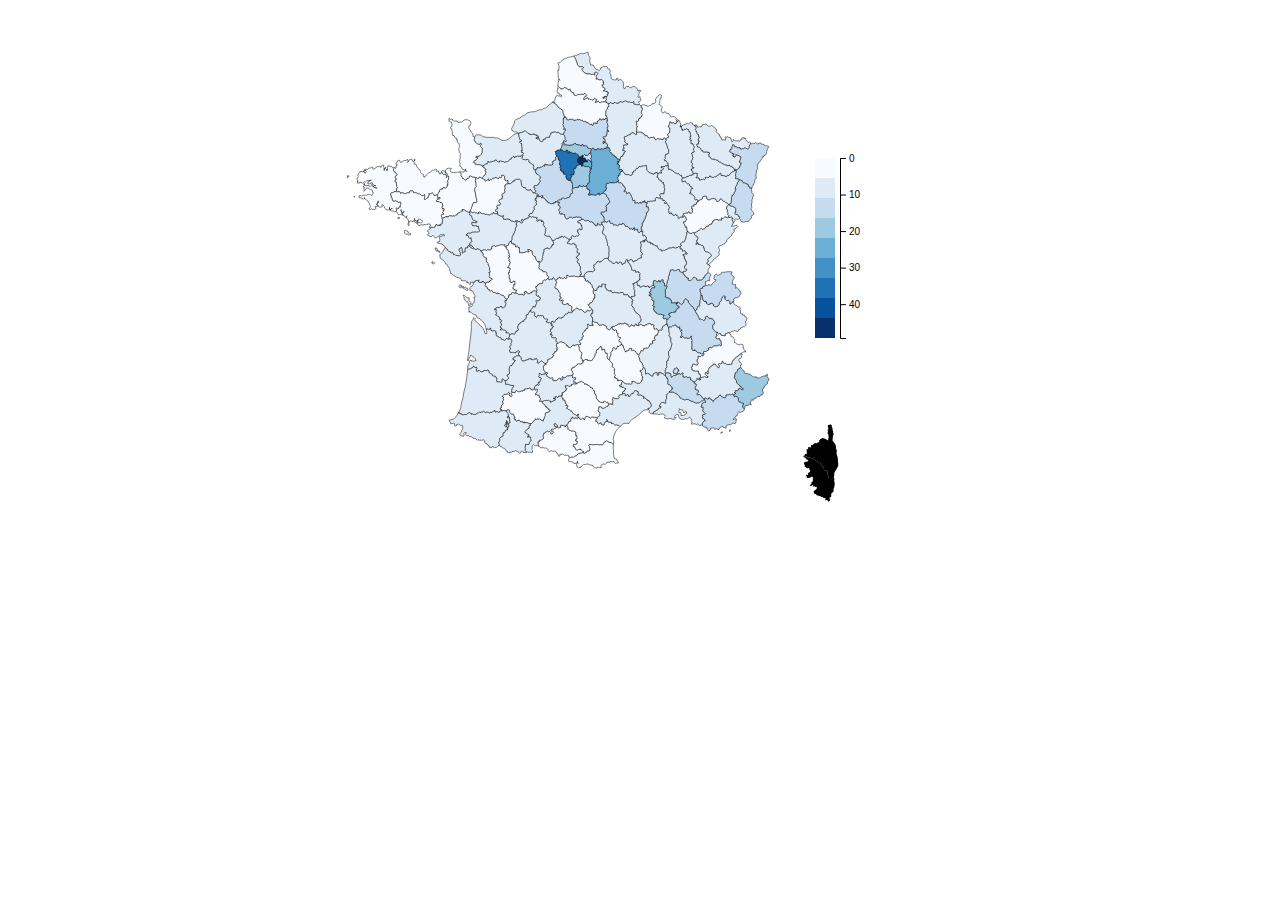
<file: carte/index.html>
<!DOCTYPE html>
<head>
    <meta charset="utf-8">
    <script src="d3v4/d3.v4.js"></script>
    <script src="d3v4/topojson.v2.min.js"></script>
    <!-- ColorBrewer CSS (https://github.com/mbostock/d3/tree/master/lib/colorbrewer) -->
    <link rel="stylesheet" href="css/style.css">
    <style type="text/css">
        #info {
            margin-top: 50px;
        }
        
        #deptinfo {
            margin-top: 30px;
        }
        
        .department {
            cursor: pointer;
            stroke: black;
            stroke-width: .5px;
        }
        
        .department:hover {
            stroke-width: 2px;
        }
        
        div.tooltip {
            position: absolute;
            opacity:0.8;
            z-index:1000;
            text-align:left;
            border-radius:4px;
            -moz-border-radius:4px;
            -webkit-border-radius:4px;
            padding:8px;
            color:#fff;
            background-color:#000;
            font: 12px sans-serif;
            max-width: 300px;
            height: 60px;
        }
        
        #svg {
            display: block;
            margin: auto;
        }
    </style>
</head>  
<body> 
    <div id="map"></div>
</body>
</html>

<script type="text/javascript">
	var width = 700, height = 550;

	var path = d3.geoPath();

	// Projection
	var projection = d3.geoConicConformal() 
		.center([2.454071, 46.279229]) // Center on France
		.scale(2600)
		.translate([width / 2 - 50, height / 2]);

	path.projection(projection); 

	var svg = d3.select('#map').append("svg")
		.attr("id", "svg")
		.attr("width", width)
		.attr("height", height)
		.attr("class", "Blues");

	// Append the group that will contain our paths
	var deps = svg.append("g");
		
	// Load GeoJSON data and run a function for each entry
	d3.json('d3v4/depsFR.json', function(req, geojson) {

		var features = deps
			.selectAll("path")
			.data(geojson.features)
			.enter()
			.append("path")
			.attr('id', function(d) {return "d" + d.properties.CODE_DEPT;})
			.attr("d", path);

		d3.csv("csv/data.csv", function(csv) {
			var quantile = d3.scaleQuantile()
				.domain([0, d3.max(csv, function(e) { return +e.txdep; })])
				.range(d3.range(9));

			var legend = svg.append('g')
				.attr('transform', 'translate(525, 150)')
				.attr('id', 'legend');
			
			legend.selectAll('.colorbar')
				.data(d3.range(9))
			  .enter().append('svg:rect')
				.attr('y', function(d) { return d * 20 + 'px'; })
				.attr('height', '20px')
				.attr('width', '20px')
				.attr('x', '0px')
				.attr("class", function(d) { return "q" + d + "-9"; });
				
			var legendScale = d3.scaleLinear()
				.domain([0, d3.max(csv, function(e) { return +e.txdep; })])
				.range([0, 9 * 20]);
			
			var legendAxis = svg.append("g")
				.attr('transform', 'translate(550, 150)')
				.call(d3.axisRight(legendScale).ticks(6));
			
			csv.forEach(function(e,i) {
				d3.select("#d" + e.CODE_DEPT)
					.attr("class", function(d) { return "department q" + quantile(+e.txdep) + "-9"; })
					.on("mouseover", function(d) {
						div.transition()        
							.duration(200)      
							.style("opacity", .9);
						div.html("<b>Région : </b>" + e.NOM_REGION + "<br>"
								+ "<b>Département : </b>" + e.NOM_DEPT + "<br>"
								+ "<b>Taux de dépassement : </b>" + e.txdep + "<br>"
                                + "<b> Revenu médian : </b>" + e.rev_med + " €" + "<br>")
							.style("left", (d3.event.pageX + 30) + "px")     
							.style("top", (d3.event.pageY - 30) + "px");
					})
					.on("mouseout", function(d) {
						div.transition()
							.duration(500)
							.style("opacity", 0);
						div.html("")
							.style("left", "0px")
							.style("top", "0px");
					});
			});
		});
	});
	
	// Refresh colors on combo selection
	d3.select("select").on("change", function() {
		d3.selectAll("svg").attr("class", this.value);
	});
	
	// Append a DIV for the tooltip
	var div = d3.select("body").append("div")   
		.attr("class", "tooltip")               
		.style("opacity", 0);
</script>
</file>
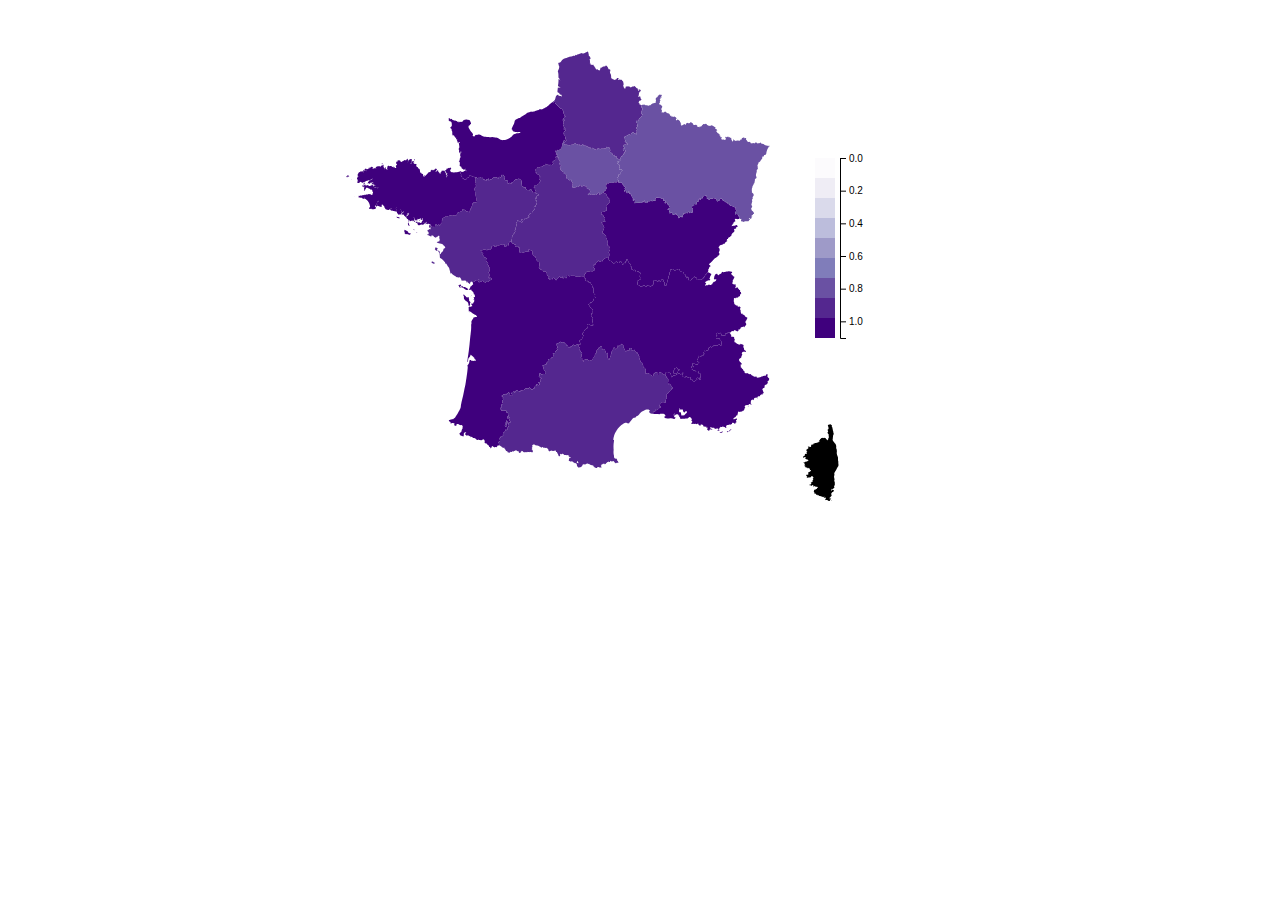
<file: carte/index2.html>
<!DOCTYPE html>
<head>
    <meta charset="utf-8">
    <script src="d3v4/d3.v4.js"></script>
    <script src="d3v4/topojson.v2.min.js"></script>
    <!-- ColorBrewer CSS (https://github.com/mbostock/d3/tree/master/lib/colorbrewer) -->
    <link rel="stylesheet" href="css/style.css">
    <style type="text/css">
        #info {
            margin-top: 50px;
        }
        
        #deptinfo {
            margin-top: 30px;
        }
        
        .department {
            cursor: pointer;
            stroke: black;
            stroke-width: .5px;
        }
        
        .department:hover {
            stroke-width: 2px;
        }
        
        div.tooltip {
            position: absolute;
            opacity:0.8;
            z-index:1000;
            text-align:left;
            border-radius:4px;
            -moz-border-radius:4px;
            -webkit-border-radius:4px;
            padding:8px;
            color:#fff;
            background-color:#000;
            font: 12px sans-serif;
            max-width: 300px;
            height: 60px;
        }
        
        #svg {
            display: block;
            margin: auto;
        }
    </style>
</head>  
<body> 
    <div id="map2"></div>
</body>
</html>

<script type="text/javascript">
	var width = 700, height = 550;

	var path = d3.geoPath();

	// Projection
	var projection = d3.geoConicConformal() 
		.center([2.454071, 46.279229]) // Center on France
		.scale(2600)
		.translate([width / 2 - 50, height / 2]);

	path.projection(projection); 

	var svg = d3.select('#map2').append("svg")
		.attr("id", "svg")
		.attr("width", width)
		.attr("height", height)
		.attr("class", "Purples");

	// Append the group that will contain our paths
	var deps = svg.append("g");
		
	// Load GeoJSON data and run a function for each entry
	d3.json('d3v4/regions.geojson', function(req, geojson) {

		var features = deps
			.selectAll("path")
			.data(geojson.features)
			.enter()
			.append("path")
			.attr('id', function(d) {return "d" + d.properties.code;})
			.attr("d", path);

		d3.csv("csv/data2.csv", function(csv) {
			var quantile = d3.scaleQuantile()
				.domain([0, d3.max(csv, function(e) { return +e.boites_hab; })])
				.range(d3.range(9));

			var legend = svg.append('g')
				.attr('transform', 'translate(525, 150)')
				.attr('id', 'legend');
			
			legend.selectAll('.colorbar')
				.data(d3.range(9))
			  .enter().append('svg:rect')
				.attr('y', function(d) { return d * 20 + 'px'; })
				.attr('height', '20px')
				.attr('width', '20px')
				.attr('x', '0px')
				.attr("class", function(d) { return "q" + d + "-9"; });
				
			var legendScale = d3.scaleLinear()
				.domain([0, d3.max(csv, function(e) { return +e.boites_hab; })])
				.range([0, 9 * 20]);
			
			var legendAxis = svg.append("g")
				.attr('transform', 'translate(550, 150)')
				.call(d3.axisRight(legendScale).ticks(6));
			
			csv.forEach(function(e,i) {
				d3.select("#d" + e.code)
					.attr("class", function(d) { return "region q" + quantile(+e.boites_hab) + "-9"; })
					.on("mouseover", function(d) {
						div.transition()        
							.duration(200)      
							.style("opacity", .9);
						div.html("<b>Région : </b>" + e.nom + "<br>"
								+ "<b>Nombre de boîtes (par hab.) : </b>" + e.boites_hab + "<br>"
                                + "<b> Population : </b>" + e.pop+ "<br>")
							.style("left", (d3.event.pageX + 30) + "px")     
							.style("top", (d3.event.pageY - 30) + "px");
					})
					.on("mouseout", function(d) {
						div.transition()
							.duration(500)
							.style("opacity", 0);
						div.html("")
							.style("left", "0px")
							.style("top", "0px");
					});
			});
		});
	});
	
	// Refresh colors on combo selection
	d3.select("select").on("change", function() {
		d3.selectAll("svg").attr("class", this.value);
	});
	
	// Append a DIV for the tooltip
	var div = d3.select("body").append("div")   
		.attr("class", "tooltip")               
		.style("opacity", 0);
</script>
</file>
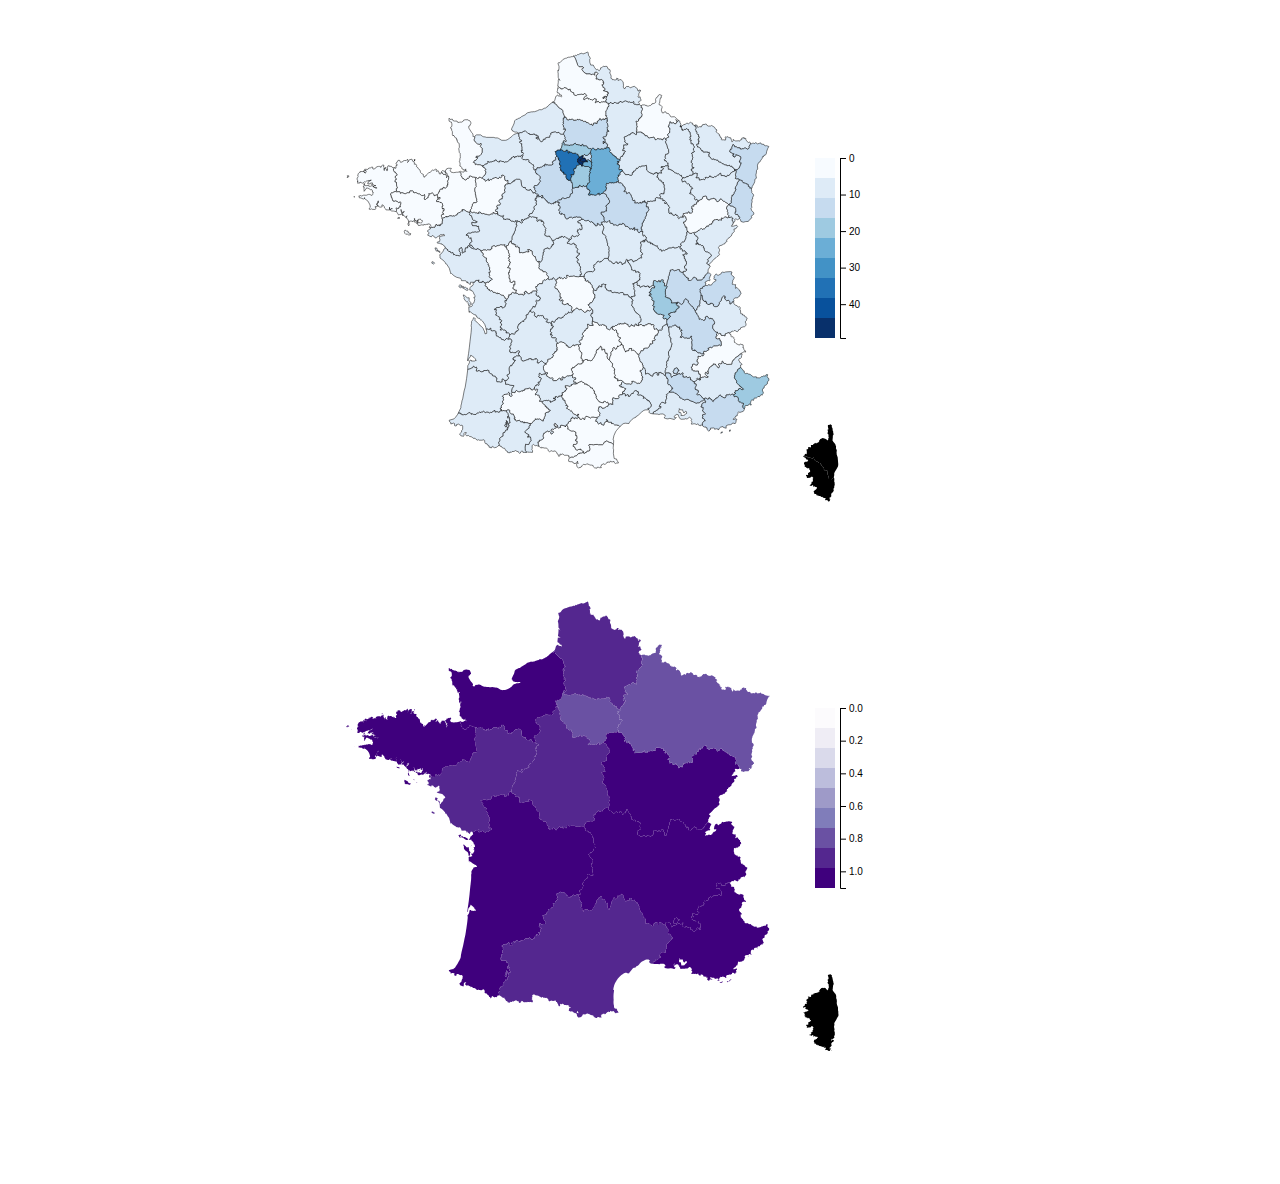
<file: carte/index_all.html>
<!DOCTYPE html>
<head>
    <meta charset="utf-8">
    <script src="d3v4/d3.v4.js"></script>
    <script src="d3v4/topojson.v2.min.js"></script>
    <!-- ColorBrewer CSS (https://github.com/mbostock/d3/tree/master/lib/colorbrewer) -->
    <link rel="stylesheet" href="css/style.css">
    <style type="text/css">
        #info {
            margin-top: 50px;
        }
        
        #deptinfo {
            margin-top: 30px;
        }
        
        .department {
            cursor: pointer;
            stroke: black;
            stroke-width: .5px;
        }
        
        .department:hover {
            stroke-width: 2px;
        }
        
        div.tooltip {
            position: absolute;
            opacity:0.8;
            z-index:1000;
            text-align:left;
            border-radius:4px;
            -moz-border-radius:4px;
            -webkit-border-radius:4px;
            padding:8px;
            color:#fff;
            background-color:#000;
            font: 12px sans-serif;
            max-width: 300px;
            height: 60px;
        }
        
        #svg, #svg2 {
            display: block;
            margin: auto;
        }
    </style>
</head>  
<body> 
    <div id="map"></div>
    <div id="map2"></div>
</body>
</html>

<script type="text/javascript">
	var width = 700, height = 550;

	var path = d3.geoPath();

	// Projection
	var projection = d3.geoConicConformal() 
		.center([2.454071, 46.279229]) // Center on France
		.scale(2600)
		.translate([width / 2 - 50, height / 2]);

	path.projection(projection); 

	var svg = d3.select('#map').append("svg")
		.attr("id", "svg")
		.attr("width", width)
		.attr("height", height)
		.attr("class", "Blues");

	// Append the group that will contain our paths
	var deps = svg.append("g");
		
	// Load GeoJSON data and run a function for each entry
	d3.json('d3v4/depsFR.json', function(req, geojson) {

		var features = deps
			.selectAll("path")
			.data(geojson.features)
			.enter()
			.append("path")
			.attr('id', function(d) {return "d" + d.properties.CODE_DEPT;})
			.attr("d", path);

		d3.csv("csv/data.csv", function(csv) {
			var quantile = d3.scaleQuantile()
				.domain([0, d3.max(csv, function(e) { return +e.txdep; })])
				.range(d3.range(9));

			var legend = svg.append('g')
				.attr('transform', 'translate(525, 150)')
				.attr('id', 'legend');
			
			legend.selectAll('.colorbar')
				.data(d3.range(9))
			  .enter().append('svg:rect')
				.attr('y', function(d) { return d * 20 + 'px'; })
				.attr('height', '20px')
				.attr('width', '20px')
				.attr('x', '0px')
				.attr("class", function(d) { return "q" + d + "-9"; });
				
			var legendScale = d3.scaleLinear()
				.domain([0, d3.max(csv, function(e) { return +e.txdep; })])
				.range([0, 9 * 20]);
			
			var legendAxis = svg.append("g")
				.attr('transform', 'translate(550, 150)')
				.call(d3.axisRight(legendScale).ticks(6));
			
			csv.forEach(function(e,i) {
				d3.select("#d" + e.CODE_DEPT)
					.attr("class", function(d) { return "department q" + quantile(+e.txdep) + "-9"; })
					.on("mouseover", function(d) {
						div.transition()        
							.duration(200)      
							.style("opacity", .9);
						div.html("<b>Région : </b>" + e.NOM_REGION + "<br>"
								+ "<b>Département : </b>" + e.NOM_DEPT + "<br>"
								+ "<b>Taux de dépassement : </b>" + e.txdep + "<br>"
                                + "<b> Revenu médian : </b>" + e.rev_med + " €" + "<br>")
							.style("left", (d3.event.pageX + 30) + "px")     
							.style("top", (d3.event.pageY - 30) + "px");
					})
					.on("mouseout", function(d) {
						div.transition()
							.duration(500)
							.style("opacity", 0);
						div.html("")
							.style("left", "0px")
							.style("top", "0px");
					});
			});
		});
	});
	
	
	// Append a DIV for the tooltip
	var div = d3.select("body").append("div")   
		.attr("class", "tooltip")               
		.style("opacity", 0);


    /********************* Map 2 **********************************/

    var svg2 = d3.select('#map2').append("svg")
        .attr("id", "svg2")
        .attr("width", width)
        .attr("height", height)
        .attr("class", "Purples");

    // Append the group that will contain our paths
    var reg = svg2.append("g");
        
    // Load GeoJSON data and run a function for each entry
    d3.json('d3v4/regions.geojson', function(req, geojson) {

        var features2 = reg
            .selectAll("path")
            .data(geojson.features)
            .enter()
            .append("path")
            .attr('id', function(d) {return "r" + d.properties.code;})
            .attr("d", path);

        d3.csv("csv/data2.csv", function(csv2) {
            var quantile2 = d3.scaleQuantile()
                .domain([0, d3.max(csv2, function(e2) { return +e2.boites_hab; })])
                .range(d3.range(9));

            var legend2 = svg2.append('g')
                .attr('transform', 'translate(525, 150)')
                .attr('id', 'legend2');
            
            legend2.selectAll('.colorbar')
                .data(d3.range(9))
            .enter().append('svg:rect')
                .attr('y', function(d) { return d * 20 + 'px'; })
                .attr('height', '20px')
                .attr('width', '20px')
                .attr('x', '0px')
                .attr("class", function(d) { return "q" + d + "-9"; });
                
            var legendScale2 = d3.scaleLinear()
                .domain([0, d3.max(csv2, function(e2) { return +e2.boites_hab; })])
                .range([0, 9 * 20]);
            
            var legendAxis2 = svg2.append("g")
                .attr('transform', 'translate(550, 150)')
                .call(d3.axisRight(legendScale2).ticks(6));
            
            csv2.forEach(function(e2,i) {
                d3.select("#r" + e2.code)
                    .attr("class", function(d) { return "region q" + quantile2(+e2.boites_hab) + "-9"; })
                    .on("mouseover", function(d) {
                        div2.transition()        
                            .duration(200)      
                            .style("opacity", .9);
                        div2.html("<b>Région : </b>" + e2.nom + "<br>"
                                + "<b>Nombre de boîtes (par hab.) : </b>" + e2.boites_hab + "<br>"
                                + "<b> Population : </b>" + e2.pop+ "<br>")
                            .style("left", (d3.event.pageX + 30) + "px")     
                            .style("top", (d3.event.pageY - 30) + "px");
                    })
                    .on("mouseout", function(d) {
                        div2.transition()
                            .duration(500)
                            .style("opacity", 0);
                        div2.html("")
                            .style("left", "0px")
                            .style("top", "0px");
                    });
            });
        });
    });

    // Append a DIV for the tooltip
    var div2 = d3.select("body").append("div")   
        .attr("class", "tooltip")               
        .style("opacity", 0);    
</script>
</file>
<file: carte/css/style.css>
/* This product includes color specifications and designs developed by Cynthia Brewer (http://colorbrewer.org/). */
/* CSS specs as packaged in the D3 library (d3js.org). Please see license at http://colorbrewer.org/export/LICENSE.txt */
.YlGn .q0-3{fill:rgb(247,252,185)}
.YlGn .q1-3{fill:rgb(173,221,142)}
.YlGn .q2-3{fill:rgb(49,163,84)}
.YlGn .q0-4{fill:rgb(255,255,204)}
.YlGn .q1-4{fill:rgb(194,230,153)}
.YlGn .q2-4{fill:rgb(120,198,121)}
.YlGn .q3-4{fill:rgb(35,132,67)}
.YlGn .q0-5{fill:rgb(255,255,204)}
.YlGn .q1-5{fill:rgb(194,230,153)}
.YlGn .q2-5{fill:rgb(120,198,121)}
.YlGn .q3-5{fill:rgb(49,163,84)}
.YlGn .q4-5{fill:rgb(0,104,55)}
.YlGn .q0-6{fill:rgb(255,255,204)}
.YlGn .q1-6{fill:rgb(217,240,163)}
.YlGn .q2-6{fill:rgb(173,221,142)}
.YlGn .q3-6{fill:rgb(120,198,121)}
.YlGn .q4-6{fill:rgb(49,163,84)}
.YlGn .q5-6{fill:rgb(0,104,55)}
.YlGn .q0-7{fill:rgb(255,255,204)}
.YlGn .q1-7{fill:rgb(217,240,163)}
.YlGn .q2-7{fill:rgb(173,221,142)}
.YlGn .q3-7{fill:rgb(120,198,121)}
.YlGn .q4-7{fill:rgb(65,171,93)}
.YlGn .q5-7{fill:rgb(35,132,67)}
.YlGn .q6-7{fill:rgb(0,90,50)}
.YlGn .q0-8{fill:rgb(255,255,229)}
.YlGn .q1-8{fill:rgb(247,252,185)}
.YlGn .q2-8{fill:rgb(217,240,163)}
.YlGn .q3-8{fill:rgb(173,221,142)}
.YlGn .q4-8{fill:rgb(120,198,121)}
.YlGn .q5-8{fill:rgb(65,171,93)}
.YlGn .q6-8{fill:rgb(35,132,67)}
.YlGn .q7-8{fill:rgb(0,90,50)}
.YlGn .q0-9{fill:rgb(255,255,229)}
.YlGn .q1-9{fill:rgb(247,252,185)}
.YlGn .q2-9{fill:rgb(217,240,163)}
.YlGn .q3-9{fill:rgb(173,221,142)}
.YlGn .q4-9{fill:rgb(120,198,121)}
.YlGn .q5-9{fill:rgb(65,171,93)}
.YlGn .q6-9{fill:rgb(35,132,67)}
.YlGn .q7-9{fill:rgb(0,104,55)}
.YlGn .q8-9{fill:rgb(0,69,41)}
.YlGnBu .q0-3{fill:rgb(237,248,177)}
.YlGnBu .q1-3{fill:rgb(127,205,187)}
.YlGnBu .q2-3{fill:rgb(44,127,184)}
.YlGnBu .q0-4{fill:rgb(255,255,204)}
.YlGnBu .q1-4{fill:rgb(161,218,180)}
.YlGnBu .q2-4{fill:rgb(65,182,196)}
.YlGnBu .q3-4{fill:rgb(34,94,168)}
.YlGnBu .q0-5{fill:rgb(255,255,204)}
.YlGnBu .q1-5{fill:rgb(161,218,180)}
.YlGnBu .q2-5{fill:rgb(65,182,196)}
.YlGnBu .q3-5{fill:rgb(44,127,184)}
.YlGnBu .q4-5{fill:rgb(37,52,148)}
.YlGnBu .q0-6{fill:rgb(255,255,204)}
.YlGnBu .q1-6{fill:rgb(199,233,180)}
.YlGnBu .q2-6{fill:rgb(127,205,187)}
.YlGnBu .q3-6{fill:rgb(65,182,196)}
.YlGnBu .q4-6{fill:rgb(44,127,184)}
.YlGnBu .q5-6{fill:rgb(37,52,148)}
.YlGnBu .q0-7{fill:rgb(255,255,204)}
.YlGnBu .q1-7{fill:rgb(199,233,180)}
.YlGnBu .q2-7{fill:rgb(127,205,187)}
.YlGnBu .q3-7{fill:rgb(65,182,196)}
.YlGnBu .q4-7{fill:rgb(29,145,192)}
.YlGnBu .q5-7{fill:rgb(34,94,168)}
.YlGnBu .q6-7{fill:rgb(12,44,132)}
.YlGnBu .q0-8{fill:rgb(255,255,217)}
.YlGnBu .q1-8{fill:rgb(237,248,177)}
.YlGnBu .q2-8{fill:rgb(199,233,180)}
.YlGnBu .q3-8{fill:rgb(127,205,187)}
.YlGnBu .q4-8{fill:rgb(65,182,196)}
.YlGnBu .q5-8{fill:rgb(29,145,192)}
.YlGnBu .q6-8{fill:rgb(34,94,168)}
.YlGnBu .q7-8{fill:rgb(12,44,132)}
.YlGnBu .q0-9{fill:rgb(255,255,217)}
.YlGnBu .q1-9{fill:rgb(237,248,177)}
.YlGnBu .q2-9{fill:rgb(199,233,180)}
.YlGnBu .q3-9{fill:rgb(127,205,187)}
.YlGnBu .q4-9{fill:rgb(65,182,196)}
.YlGnBu .q5-9{fill:rgb(29,145,192)}
.YlGnBu .q6-9{fill:rgb(34,94,168)}
.YlGnBu .q7-9{fill:rgb(37,52,148)}
.YlGnBu .q8-9{fill:rgb(8,29,88)}
.GnBu .q0-3{fill:rgb(224,243,219)}
.GnBu .q1-3{fill:rgb(168,221,181)}
.GnBu .q2-3{fill:rgb(67,162,202)}
.GnBu .q0-4{fill:rgb(240,249,232)}
.GnBu .q1-4{fill:rgb(186,228,188)}
.GnBu .q2-4{fill:rgb(123,204,196)}
.GnBu .q3-4{fill:rgb(43,140,190)}
.GnBu .q0-5{fill:rgb(240,249,232)}
.GnBu .q1-5{fill:rgb(186,228,188)}
.GnBu .q2-5{fill:rgb(123,204,196)}
.GnBu .q3-5{fill:rgb(67,162,202)}
.GnBu .q4-5{fill:rgb(8,104,172)}
.GnBu .q0-6{fill:rgb(240,249,232)}
.GnBu .q1-6{fill:rgb(204,235,197)}
.GnBu .q2-6{fill:rgb(168,221,181)}
.GnBu .q3-6{fill:rgb(123,204,196)}
.GnBu .q4-6{fill:rgb(67,162,202)}
.GnBu .q5-6{fill:rgb(8,104,172)}
.GnBu .q0-7{fill:rgb(240,249,232)}
.GnBu .q1-7{fill:rgb(204,235,197)}
.GnBu .q2-7{fill:rgb(168,221,181)}
.GnBu .q3-7{fill:rgb(123,204,196)}
.GnBu .q4-7{fill:rgb(78,179,211)}
.GnBu .q5-7{fill:rgb(43,140,190)}
.GnBu .q6-7{fill:rgb(8,88,158)}
.GnBu .q0-8{fill:rgb(247,252,240)}
.GnBu .q1-8{fill:rgb(224,243,219)}
.GnBu .q2-8{fill:rgb(204,235,197)}
.GnBu .q3-8{fill:rgb(168,221,181)}
.GnBu .q4-8{fill:rgb(123,204,196)}
.GnBu .q5-8{fill:rgb(78,179,211)}
.GnBu .q6-8{fill:rgb(43,140,190)}
.GnBu .q7-8{fill:rgb(8,88,158)}
.GnBu .q0-9{fill:rgb(247,252,240)}
.GnBu .q1-9{fill:rgb(224,243,219)}
.GnBu .q2-9{fill:rgb(204,235,197)}
.GnBu .q3-9{fill:rgb(168,221,181)}
.GnBu .q4-9{fill:rgb(123,204,196)}
.GnBu .q5-9{fill:rgb(78,179,211)}
.GnBu .q6-9{fill:rgb(43,140,190)}
.GnBu .q7-9{fill:rgb(8,104,172)}
.GnBu .q8-9{fill:rgb(8,64,129)}
.BuGn .q0-3{fill:rgb(229,245,249)}
.BuGn .q1-3{fill:rgb(153,216,201)}
.BuGn .q2-3{fill:rgb(44,162,95)}
.BuGn .q0-4{fill:rgb(237,248,251)}
.BuGn .q1-4{fill:rgb(178,226,226)}
.BuGn .q2-4{fill:rgb(102,194,164)}
.BuGn .q3-4{fill:rgb(35,139,69)}
.BuGn .q0-5{fill:rgb(237,248,251)}
.BuGn .q1-5{fill:rgb(178,226,226)}
.BuGn .q2-5{fill:rgb(102,194,164)}
.BuGn .q3-5{fill:rgb(44,162,95)}
.BuGn .q4-5{fill:rgb(0,109,44)}
.BuGn .q0-6{fill:rgb(237,248,251)}
.BuGn .q1-6{fill:rgb(204,236,230)}
.BuGn .q2-6{fill:rgb(153,216,201)}
.BuGn .q3-6{fill:rgb(102,194,164)}
.BuGn .q4-6{fill:rgb(44,162,95)}
.BuGn .q5-6{fill:rgb(0,109,44)}
.BuGn .q0-7{fill:rgb(237,248,251)}
.BuGn .q1-7{fill:rgb(204,236,230)}
.BuGn .q2-7{fill:rgb(153,216,201)}
.BuGn .q3-7{fill:rgb(102,194,164)}
.BuGn .q4-7{fill:rgb(65,174,118)}
.BuGn .q5-7{fill:rgb(35,139,69)}
.BuGn .q6-7{fill:rgb(0,88,36)}
.BuGn .q0-8{fill:rgb(247,252,253)}
.BuGn .q1-8{fill:rgb(229,245,249)}
.BuGn .q2-8{fill:rgb(204,236,230)}
.BuGn .q3-8{fill:rgb(153,216,201)}
.BuGn .q4-8{fill:rgb(102,194,164)}
.BuGn .q5-8{fill:rgb(65,174,118)}
.BuGn .q6-8{fill:rgb(35,139,69)}
.BuGn .q7-8{fill:rgb(0,88,36)}
.BuGn .q0-9{fill:rgb(247,252,253)}
.BuGn .q1-9{fill:rgb(229,245,249)}
.BuGn .q2-9{fill:rgb(204,236,230)}
.BuGn .q3-9{fill:rgb(153,216,201)}
.BuGn .q4-9{fill:rgb(102,194,164)}
.BuGn .q5-9{fill:rgb(65,174,118)}
.BuGn .q6-9{fill:rgb(35,139,69)}
.BuGn .q7-9{fill:rgb(0,109,44)}
.BuGn .q8-9{fill:rgb(0,68,27)}
.PuBuGn .q0-3{fill:rgb(236,226,240)}
.PuBuGn .q1-3{fill:rgb(166,189,219)}
.PuBuGn .q2-3{fill:rgb(28,144,153)}
.PuBuGn .q0-4{fill:rgb(246,239,247)}
.PuBuGn .q1-4{fill:rgb(189,201,225)}
.PuBuGn .q2-4{fill:rgb(103,169,207)}
.PuBuGn .q3-4{fill:rgb(2,129,138)}
.PuBuGn .q0-5{fill:rgb(246,239,247)}
.PuBuGn .q1-5{fill:rgb(189,201,225)}
.PuBuGn .q2-5{fill:rgb(103,169,207)}
.PuBuGn .q3-5{fill:rgb(28,144,153)}
.PuBuGn .q4-5{fill:rgb(1,108,89)}
.PuBuGn .q0-6{fill:rgb(246,239,247)}
.PuBuGn .q1-6{fill:rgb(208,209,230)}
.PuBuGn .q2-6{fill:rgb(166,189,219)}
.PuBuGn .q3-6{fill:rgb(103,169,207)}
.PuBuGn .q4-6{fill:rgb(28,144,153)}
.PuBuGn .q5-6{fill:rgb(1,108,89)}
.PuBuGn .q0-7{fill:rgb(246,239,247)}
.PuBuGn .q1-7{fill:rgb(208,209,230)}
.PuBuGn .q2-7{fill:rgb(166,189,219)}
.PuBuGn .q3-7{fill:rgb(103,169,207)}
.PuBuGn .q4-7{fill:rgb(54,144,192)}
.PuBuGn .q5-7{fill:rgb(2,129,138)}
.PuBuGn .q6-7{fill:rgb(1,100,80)}
.PuBuGn .q0-8{fill:rgb(255,247,251)}
.PuBuGn .q1-8{fill:rgb(236,226,240)}
.PuBuGn .q2-8{fill:rgb(208,209,230)}
.PuBuGn .q3-8{fill:rgb(166,189,219)}
.PuBuGn .q4-8{fill:rgb(103,169,207)}
.PuBuGn .q5-8{fill:rgb(54,144,192)}
.PuBuGn .q6-8{fill:rgb(2,129,138)}
.PuBuGn .q7-8{fill:rgb(1,100,80)}
.PuBuGn .q0-9{fill:rgb(255,247,251)}
.PuBuGn .q1-9{fill:rgb(236,226,240)}
.PuBuGn .q2-9{fill:rgb(208,209,230)}
.PuBuGn .q3-9{fill:rgb(166,189,219)}
.PuBuGn .q4-9{fill:rgb(103,169,207)}
.PuBuGn .q5-9{fill:rgb(54,144,192)}
.PuBuGn .q6-9{fill:rgb(2,129,138)}
.PuBuGn .q7-9{fill:rgb(1,108,89)}
.PuBuGn .q8-9{fill:rgb(1,70,54)}
.PuBu .q0-3{fill:rgb(236,231,242)}
.PuBu .q1-3{fill:rgb(166,189,219)}
.PuBu .q2-3{fill:rgb(43,140,190)}
.PuBu .q0-4{fill:rgb(241,238,246)}
.PuBu .q1-4{fill:rgb(189,201,225)}
.PuBu .q2-4{fill:rgb(116,169,207)}
.PuBu .q3-4{fill:rgb(5,112,176)}
.PuBu .q0-5{fill:rgb(241,238,246)}
.PuBu .q1-5{fill:rgb(189,201,225)}
.PuBu .q2-5{fill:rgb(116,169,207)}
.PuBu .q3-5{fill:rgb(43,140,190)}
.PuBu .q4-5{fill:rgb(4,90,141)}
.PuBu .q0-6{fill:rgb(241,238,246)}
.PuBu .q1-6{fill:rgb(208,209,230)}
.PuBu .q2-6{fill:rgb(166,189,219)}
.PuBu .q3-6{fill:rgb(116,169,207)}
.PuBu .q4-6{fill:rgb(43,140,190)}
.PuBu .q5-6{fill:rgb(4,90,141)}
.PuBu .q0-7{fill:rgb(241,238,246)}
.PuBu .q1-7{fill:rgb(208,209,230)}
.PuBu .q2-7{fill:rgb(166,189,219)}
.PuBu .q3-7{fill:rgb(116,169,207)}
.PuBu .q4-7{fill:rgb(54,144,192)}
.PuBu .q5-7{fill:rgb(5,112,176)}
.PuBu .q6-7{fill:rgb(3,78,123)}
.PuBu .q0-8{fill:rgb(255,247,251)}
.PuBu .q1-8{fill:rgb(236,231,242)}
.PuBu .q2-8{fill:rgb(208,209,230)}
.PuBu .q3-8{fill:rgb(166,189,219)}
.PuBu .q4-8{fill:rgb(116,169,207)}
.PuBu .q5-8{fill:rgb(54,144,192)}
.PuBu .q6-8{fill:rgb(5,112,176)}
.PuBu .q7-8{fill:rgb(3,78,123)}
.PuBu .q0-9{fill:rgb(255,247,251)}
.PuBu .q1-9{fill:rgb(236,231,242)}
.PuBu .q2-9{fill:rgb(208,209,230)}
.PuBu .q3-9{fill:rgb(166,189,219)}
.PuBu .q4-9{fill:rgb(116,169,207)}
.PuBu .q5-9{fill:rgb(54,144,192)}
.PuBu .q6-9{fill:rgb(5,112,176)}
.PuBu .q7-9{fill:rgb(4,90,141)}
.PuBu .q8-9{fill:rgb(2,56,88)}
.BuPu .q0-3{fill:rgb(224,236,244)}
.BuPu .q1-3{fill:rgb(158,188,218)}
.BuPu .q2-3{fill:rgb(136,86,167)}
.BuPu .q0-4{fill:rgb(237,248,251)}
.BuPu .q1-4{fill:rgb(179,205,227)}
.BuPu .q2-4{fill:rgb(140,150,198)}
.BuPu .q3-4{fill:rgb(136,65,157)}
.BuPu .q0-5{fill:rgb(237,248,251)}
.BuPu .q1-5{fill:rgb(179,205,227)}
.BuPu .q2-5{fill:rgb(140,150,198)}
.BuPu .q3-5{fill:rgb(136,86,167)}
.BuPu .q4-5{fill:rgb(129,15,124)}
.BuPu .q0-6{fill:rgb(237,248,251)}
.BuPu .q1-6{fill:rgb(191,211,230)}
.BuPu .q2-6{fill:rgb(158,188,218)}
.BuPu .q3-6{fill:rgb(140,150,198)}
.BuPu .q4-6{fill:rgb(136,86,167)}
.BuPu .q5-6{fill:rgb(129,15,124)}
.BuPu .q0-7{fill:rgb(237,248,251)}
.BuPu .q1-7{fill:rgb(191,211,230)}
.BuPu .q2-7{fill:rgb(158,188,218)}
.BuPu .q3-7{fill:rgb(140,150,198)}
.BuPu .q4-7{fill:rgb(140,107,177)}
.BuPu .q5-7{fill:rgb(136,65,157)}
.BuPu .q6-7{fill:rgb(110,1,107)}
.BuPu .q0-8{fill:rgb(247,252,253)}
.BuPu .q1-8{fill:rgb(224,236,244)}
.BuPu .q2-8{fill:rgb(191,211,230)}
.BuPu .q3-8{fill:rgb(158,188,218)}
.BuPu .q4-8{fill:rgb(140,150,198)}
.BuPu .q5-8{fill:rgb(140,107,177)}
.BuPu .q6-8{fill:rgb(136,65,157)}
.BuPu .q7-8{fill:rgb(110,1,107)}
.BuPu .q0-9{fill:rgb(247,252,253)}
.BuPu .q1-9{fill:rgb(224,236,244)}
.BuPu .q2-9{fill:rgb(191,211,230)}
.BuPu .q3-9{fill:rgb(158,188,218)}
.BuPu .q4-9{fill:rgb(140,150,198)}
.BuPu .q5-9{fill:rgb(140,107,177)}
.BuPu .q6-9{fill:rgb(136,65,157)}
.BuPu .q7-9{fill:rgb(129,15,124)}
.BuPu .q8-9{fill:rgb(77,0,75)}
.RdPu .q0-3{fill:rgb(253,224,221)}
.RdPu .q1-3{fill:rgb(250,159,181)}
.RdPu .q2-3{fill:rgb(197,27,138)}
.RdPu .q0-4{fill:rgb(254,235,226)}
.RdPu .q1-4{fill:rgb(251,180,185)}
.RdPu .q2-4{fill:rgb(247,104,161)}
.RdPu .q3-4{fill:rgb(174,1,126)}
.RdPu .q0-5{fill:rgb(254,235,226)}
.RdPu .q1-5{fill:rgb(251,180,185)}
.RdPu .q2-5{fill:rgb(247,104,161)}
.RdPu .q3-5{fill:rgb(197,27,138)}
.RdPu .q4-5{fill:rgb(122,1,119)}
.RdPu .q0-6{fill:rgb(254,235,226)}
.RdPu .q1-6{fill:rgb(252,197,192)}
.RdPu .q2-6{fill:rgb(250,159,181)}
.RdPu .q3-6{fill:rgb(247,104,161)}
.RdPu .q4-6{fill:rgb(197,27,138)}
.RdPu .q5-6{fill:rgb(122,1,119)}
.RdPu .q0-7{fill:rgb(254,235,226)}
.RdPu .q1-7{fill:rgb(252,197,192)}
.RdPu .q2-7{fill:rgb(250,159,181)}
.RdPu .q3-7{fill:rgb(247,104,161)}
.RdPu .q4-7{fill:rgb(221,52,151)}
.RdPu .q5-7{fill:rgb(174,1,126)}
.RdPu .q6-7{fill:rgb(122,1,119)}
.RdPu .q0-8{fill:rgb(255,247,243)}
.RdPu .q1-8{fill:rgb(253,224,221)}
.RdPu .q2-8{fill:rgb(252,197,192)}
.RdPu .q3-8{fill:rgb(250,159,181)}
.RdPu .q4-8{fill:rgb(247,104,161)}
.RdPu .q5-8{fill:rgb(221,52,151)}
.RdPu .q6-8{fill:rgb(174,1,126)}
.RdPu .q7-8{fill:rgb(122,1,119)}
.RdPu .q0-9{fill:rgb(255,247,243)}
.RdPu .q1-9{fill:rgb(253,224,221)}
.RdPu .q2-9{fill:rgb(252,197,192)}
.RdPu .q3-9{fill:rgb(250,159,181)}
.RdPu .q4-9{fill:rgb(247,104,161)}
.RdPu .q5-9{fill:rgb(221,52,151)}
.RdPu .q6-9{fill:rgb(174,1,126)}
.RdPu .q7-9{fill:rgb(122,1,119)}
.RdPu .q8-9{fill:rgb(73,0,106)}
.PuRd .q0-3{fill:rgb(231,225,239)}
.PuRd .q1-3{fill:rgb(201,148,199)}
.PuRd .q2-3{fill:rgb(221,28,119)}
.PuRd .q0-4{fill:rgb(241,238,246)}
.PuRd .q1-4{fill:rgb(215,181,216)}
.PuRd .q2-4{fill:rgb(223,101,176)}
.PuRd .q3-4{fill:rgb(206,18,86)}
.PuRd .q0-5{fill:rgb(241,238,246)}
.PuRd .q1-5{fill:rgb(215,181,216)}
.PuRd .q2-5{fill:rgb(223,101,176)}
.PuRd .q3-5{fill:rgb(221,28,119)}
.PuRd .q4-5{fill:rgb(152,0,67)}
.PuRd .q0-6{fill:rgb(241,238,246)}
.PuRd .q1-6{fill:rgb(212,185,218)}
.PuRd .q2-6{fill:rgb(201,148,199)}
.PuRd .q3-6{fill:rgb(223,101,176)}
.PuRd .q4-6{fill:rgb(221,28,119)}
.PuRd .q5-6{fill:rgb(152,0,67)}
.PuRd .q0-7{fill:rgb(241,238,246)}
.PuRd .q1-7{fill:rgb(212,185,218)}
.PuRd .q2-7{fill:rgb(201,148,199)}
.PuRd .q3-7{fill:rgb(223,101,176)}
.PuRd .q4-7{fill:rgb(231,41,138)}
.PuRd .q5-7{fill:rgb(206,18,86)}
.PuRd .q6-7{fill:rgb(145,0,63)}
.PuRd .q0-8{fill:rgb(247,244,249)}
.PuRd .q1-8{fill:rgb(231,225,239)}
.PuRd .q2-8{fill:rgb(212,185,218)}
.PuRd .q3-8{fill:rgb(201,148,199)}
.PuRd .q4-8{fill:rgb(223,101,176)}
.PuRd .q5-8{fill:rgb(231,41,138)}
.PuRd .q6-8{fill:rgb(206,18,86)}
.PuRd .q7-8{fill:rgb(145,0,63)}
.PuRd .q0-9{fill:rgb(247,244,249)}
.PuRd .q1-9{fill:rgb(231,225,239)}
.PuRd .q2-9{fill:rgb(212,185,218)}
.PuRd .q3-9{fill:rgb(201,148,199)}
.PuRd .q4-9{fill:rgb(223,101,176)}
.PuRd .q5-9{fill:rgb(231,41,138)}
.PuRd .q6-9{fill:rgb(206,18,86)}
.PuRd .q7-9{fill:rgb(152,0,67)}
.PuRd .q8-9{fill:rgb(103,0,31)}
.OrRd .q0-3{fill:rgb(254,232,200)}
.OrRd .q1-3{fill:rgb(253,187,132)}
.OrRd .q2-3{fill:rgb(227,74,51)}
.OrRd .q0-4{fill:rgb(254,240,217)}
.OrRd .q1-4{fill:rgb(253,204,138)}
.OrRd .q2-4{fill:rgb(252,141,89)}
.OrRd .q3-4{fill:rgb(215,48,31)}
.OrRd .q0-5{fill:rgb(254,240,217)}
.OrRd .q1-5{fill:rgb(253,204,138)}
.OrRd .q2-5{fill:rgb(252,141,89)}
.OrRd .q3-5{fill:rgb(227,74,51)}
.OrRd .q4-5{fill:rgb(179,0,0)}
.OrRd .q0-6{fill:rgb(254,240,217)}
.OrRd .q1-6{fill:rgb(253,212,158)}
.OrRd .q2-6{fill:rgb(253,187,132)}
.OrRd .q3-6{fill:rgb(252,141,89)}
.OrRd .q4-6{fill:rgb(227,74,51)}
.OrRd .q5-6{fill:rgb(179,0,0)}
.OrRd .q0-7{fill:rgb(254,240,217)}
.OrRd .q1-7{fill:rgb(253,212,158)}
.OrRd .q2-7{fill:rgb(253,187,132)}
.OrRd .q3-7{fill:rgb(252,141,89)}
.OrRd .q4-7{fill:rgb(239,101,72)}
.OrRd .q5-7{fill:rgb(215,48,31)}
.OrRd .q6-7{fill:rgb(153,0,0)}
.OrRd .q0-8{fill:rgb(255,247,236)}
.OrRd .q1-8{fill:rgb(254,232,200)}
.OrRd .q2-8{fill:rgb(253,212,158)}
.OrRd .q3-8{fill:rgb(253,187,132)}
.OrRd .q4-8{fill:rgb(252,141,89)}
.OrRd .q5-8{fill:rgb(239,101,72)}
.OrRd .q6-8{fill:rgb(215,48,31)}
.OrRd .q7-8{fill:rgb(153,0,0)}
.OrRd .q0-9{fill:rgb(255,247,236)}
.OrRd .q1-9{fill:rgb(254,232,200)}
.OrRd .q2-9{fill:rgb(253,212,158)}
.OrRd .q3-9{fill:rgb(253,187,132)}
.OrRd .q4-9{fill:rgb(252,141,89)}
.OrRd .q5-9{fill:rgb(239,101,72)}
.OrRd .q6-9{fill:rgb(215,48,31)}
.OrRd .q7-9{fill:rgb(179,0,0)}
.OrRd .q8-9{fill:rgb(127,0,0)}
.YlOrRd .q0-3{fill:rgb(255,237,160)}
.YlOrRd .q1-3{fill:rgb(254,178,76)}
.YlOrRd .q2-3{fill:rgb(240,59,32)}
.YlOrRd .q0-4{fill:rgb(255,255,178)}
.YlOrRd .q1-4{fill:rgb(254,204,92)}
.YlOrRd .q2-4{fill:rgb(253,141,60)}
.YlOrRd .q3-4{fill:rgb(227,26,28)}
.YlOrRd .q0-5{fill:rgb(255,255,178)}
.YlOrRd .q1-5{fill:rgb(254,204,92)}
.YlOrRd .q2-5{fill:rgb(253,141,60)}
.YlOrRd .q3-5{fill:rgb(240,59,32)}
.YlOrRd .q4-5{fill:rgb(189,0,38)}
.YlOrRd .q0-6{fill:rgb(255,255,178)}
.YlOrRd .q1-6{fill:rgb(254,217,118)}
.YlOrRd .q2-6{fill:rgb(254,178,76)}
.YlOrRd .q3-6{fill:rgb(253,141,60)}
.YlOrRd .q4-6{fill:rgb(240,59,32)}
.YlOrRd .q5-6{fill:rgb(189,0,38)}
.YlOrRd .q0-7{fill:rgb(255,255,178)}
.YlOrRd .q1-7{fill:rgb(254,217,118)}
.YlOrRd .q2-7{fill:rgb(254,178,76)}
.YlOrRd .q3-7{fill:rgb(253,141,60)}
.YlOrRd .q4-7{fill:rgb(252,78,42)}
.YlOrRd .q5-7{fill:rgb(227,26,28)}
.YlOrRd .q6-7{fill:rgb(177,0,38)}
.YlOrRd .q0-8{fill:rgb(255,255,204)}
.YlOrRd .q1-8{fill:rgb(255,237,160)}
.YlOrRd .q2-8{fill:rgb(254,217,118)}
.YlOrRd .q3-8{fill:rgb(254,178,76)}
.YlOrRd .q4-8{fill:rgb(253,141,60)}
.YlOrRd .q5-8{fill:rgb(252,78,42)}
.YlOrRd .q6-8{fill:rgb(227,26,28)}
.YlOrRd .q7-8{fill:rgb(177,0,38)}
.YlOrRd .q0-9{fill:rgb(255,255,204)}
.YlOrRd .q1-9{fill:rgb(255,237,160)}
.YlOrRd .q2-9{fill:rgb(254,217,118)}
.YlOrRd .q3-9{fill:rgb(254,178,76)}
.YlOrRd .q4-9{fill:rgb(253,141,60)}
.YlOrRd .q5-9{fill:rgb(252,78,42)}
.YlOrRd .q6-9{fill:rgb(227,26,28)}
.YlOrRd .q7-9{fill:rgb(189,0,38)}
.YlOrRd .q8-9{fill:rgb(128,0,38)}
.YlOrBr .q0-3{fill:rgb(255,247,188)}
.YlOrBr .q1-3{fill:rgb(254,196,79)}
.YlOrBr .q2-3{fill:rgb(217,95,14)}
.YlOrBr .q0-4{fill:rgb(255,255,212)}
.YlOrBr .q1-4{fill:rgb(254,217,142)}
.YlOrBr .q2-4{fill:rgb(254,153,41)}
.YlOrBr .q3-4{fill:rgb(204,76,2)}
.YlOrBr .q0-5{fill:rgb(255,255,212)}
.YlOrBr .q1-5{fill:rgb(254,217,142)}
.YlOrBr .q2-5{fill:rgb(254,153,41)}
.YlOrBr .q3-5{fill:rgb(217,95,14)}
.YlOrBr .q4-5{fill:rgb(153,52,4)}
.YlOrBr .q0-6{fill:rgb(255,255,212)}
.YlOrBr .q1-6{fill:rgb(254,227,145)}
.YlOrBr .q2-6{fill:rgb(254,196,79)}
.YlOrBr .q3-6{fill:rgb(254,153,41)}
.YlOrBr .q4-6{fill:rgb(217,95,14)}
.YlOrBr .q5-6{fill:rgb(153,52,4)}
.YlOrBr .q0-7{fill:rgb(255,255,212)}
.YlOrBr .q1-7{fill:rgb(254,227,145)}
.YlOrBr .q2-7{fill:rgb(254,196,79)}
.YlOrBr .q3-7{fill:rgb(254,153,41)}
.YlOrBr .q4-7{fill:rgb(236,112,20)}
.YlOrBr .q5-7{fill:rgb(204,76,2)}
.YlOrBr .q6-7{fill:rgb(140,45,4)}
.YlOrBr .q0-8{fill:rgb(255,255,229)}
.YlOrBr .q1-8{fill:rgb(255,247,188)}
.YlOrBr .q2-8{fill:rgb(254,227,145)}
.YlOrBr .q3-8{fill:rgb(254,196,79)}
.YlOrBr .q4-8{fill:rgb(254,153,41)}
.YlOrBr .q5-8{fill:rgb(236,112,20)}
.YlOrBr .q6-8{fill:rgb(204,76,2)}
.YlOrBr .q7-8{fill:rgb(140,45,4)}
.YlOrBr .q0-9{fill:rgb(255,255,229)}
.YlOrBr .q1-9{fill:rgb(255,247,188)}
.YlOrBr .q2-9{fill:rgb(254,227,145)}
.YlOrBr .q3-9{fill:rgb(254,196,79)}
.YlOrBr .q4-9{fill:rgb(254,153,41)}
.YlOrBr .q5-9{fill:rgb(236,112,20)}
.YlOrBr .q6-9{fill:rgb(204,76,2)}
.YlOrBr .q7-9{fill:rgb(153,52,4)}
.YlOrBr .q8-9{fill:rgb(102,37,6)}
.Purples .q0-3{fill:rgb(239,237,245)}
.Purples .q1-3{fill:rgb(188,189,220)}
.Purples .q2-3{fill:rgb(117,107,177)}
.Purples .q0-4{fill:rgb(242,240,247)}
.Purples .q1-4{fill:rgb(203,201,226)}
.Purples .q2-4{fill:rgb(158,154,200)}
.Purples .q3-4{fill:rgb(106,81,163)}
.Purples .q0-5{fill:rgb(242,240,247)}
.Purples .q1-5{fill:rgb(203,201,226)}
.Purples .q2-5{fill:rgb(158,154,200)}
.Purples .q3-5{fill:rgb(117,107,177)}
.Purples .q4-5{fill:rgb(84,39,143)}
.Purples .q0-6{fill:rgb(242,240,247)}
.Purples .q1-6{fill:rgb(218,218,235)}
.Purples .q2-6{fill:rgb(188,189,220)}
.Purples .q3-6{fill:rgb(158,154,200)}
.Purples .q4-6{fill:rgb(117,107,177)}
.Purples .q5-6{fill:rgb(84,39,143)}
.Purples .q0-7{fill:rgb(242,240,247)}
.Purples .q1-7{fill:rgb(218,218,235)}
.Purples .q2-7{fill:rgb(188,189,220)}
.Purples .q3-7{fill:rgb(158,154,200)}
.Purples .q4-7{fill:rgb(128,125,186)}
.Purples .q5-7{fill:rgb(106,81,163)}
.Purples .q6-7{fill:rgb(74,20,134)}
.Purples .q0-8{fill:rgb(252,251,253)}
.Purples .q1-8{fill:rgb(239,237,245)}
.Purples .q2-8{fill:rgb(218,218,235)}
.Purples .q3-8{fill:rgb(188,189,220)}
.Purples .q4-8{fill:rgb(158,154,200)}
.Purples .q5-8{fill:rgb(128,125,186)}
.Purples .q6-8{fill:rgb(106,81,163)}
.Purples .q7-8{fill:rgb(74,20,134)}
.Purples .q0-9{fill:rgb(252,251,253)}
.Purples .q1-9{fill:rgb(239,237,245)}
.Purples .q2-9{fill:rgb(218,218,235)}
.Purples .q3-9{fill:rgb(188,189,220)}
.Purples .q4-9{fill:rgb(158,154,200)}
.Purples .q5-9{fill:rgb(128,125,186)}
.Purples .q6-9{fill:rgb(106,81,163)}
.Purples .q7-9{fill:rgb(84,39,143)}
.Purples .q8-9{fill:rgb(63,0,125)}
.Blues .q0-3{fill:rgb(222,235,247)}
.Blues .q1-3{fill:rgb(158,202,225)}
.Blues .q2-3{fill:rgb(49,130,189)}
.Blues .q0-4{fill:rgb(239,243,255)}
.Blues .q1-4{fill:rgb(189,215,231)}
.Blues .q2-4{fill:rgb(107,174,214)}
.Blues .q3-4{fill:rgb(33,113,181)}
.Blues .q0-5{fill:rgb(239,243,255)}
.Blues .q1-5{fill:rgb(189,215,231)}
.Blues .q2-5{fill:rgb(107,174,214)}
.Blues .q3-5{fill:rgb(49,130,189)}
.Blues .q4-5{fill:rgb(8,81,156)}
.Blues .q0-6{fill:rgb(239,243,255)}
.Blues .q1-6{fill:rgb(198,219,239)}
.Blues .q2-6{fill:rgb(158,202,225)}
.Blues .q3-6{fill:rgb(107,174,214)}
.Blues .q4-6{fill:rgb(49,130,189)}
.Blues .q5-6{fill:rgb(8,81,156)}
.Blues .q0-7{fill:rgb(239,243,255)}
.Blues .q1-7{fill:rgb(198,219,239)}
.Blues .q2-7{fill:rgb(158,202,225)}
.Blues .q3-7{fill:rgb(107,174,214)}
.Blues .q4-7{fill:rgb(66,146,198)}
.Blues .q5-7{fill:rgb(33,113,181)}
.Blues .q6-7{fill:rgb(8,69,148)}
.Blues .q0-8{fill:rgb(247,251,255)}
.Blues .q1-8{fill:rgb(222,235,247)}
.Blues .q2-8{fill:rgb(198,219,239)}
.Blues .q3-8{fill:rgb(158,202,225)}
.Blues .q4-8{fill:rgb(107,174,214)}
.Blues .q5-8{fill:rgb(66,146,198)}
.Blues .q6-8{fill:rgb(33,113,181)}
.Blues .q7-8{fill:rgb(8,69,148)}
.Blues .q0-9{fill:rgb(247,251,255)}
.Blues .q1-9{fill:rgb(222,235,247)}
.Blues .q2-9{fill:rgb(198,219,239)}
.Blues .q3-9{fill:rgb(158,202,225)}
.Blues .q4-9{fill:rgb(107,174,214)}
.Blues .q5-9{fill:rgb(66,146,198)}
.Blues .q6-9{fill:rgb(33,113,181)}
.Blues .q7-9{fill:rgb(8,81,156)}
.Blues .q8-9{fill:rgb(8,48,107)}
.Greens .q0-3{fill:rgb(229,245,224)}
.Greens .q1-3{fill:rgb(161,217,155)}
.Greens .q2-3{fill:rgb(49,163,84)}
.Greens .q0-4{fill:rgb(237,248,233)}
.Greens .q1-4{fill:rgb(186,228,179)}
.Greens .q2-4{fill:rgb(116,196,118)}
.Greens .q3-4{fill:rgb(35,139,69)}
.Greens .q0-5{fill:rgb(237,248,233)}
.Greens .q1-5{fill:rgb(186,228,179)}
.Greens .q2-5{fill:rgb(116,196,118)}
.Greens .q3-5{fill:rgb(49,163,84)}
.Greens .q4-5{fill:rgb(0,109,44)}
.Greens .q0-6{fill:rgb(237,248,233)}
.Greens .q1-6{fill:rgb(199,233,192)}
.Greens .q2-6{fill:rgb(161,217,155)}
.Greens .q3-6{fill:rgb(116,196,118)}
.Greens .q4-6{fill:rgb(49,163,84)}
.Greens .q5-6{fill:rgb(0,109,44)}
.Greens .q0-7{fill:rgb(237,248,233)}
.Greens .q1-7{fill:rgb(199,233,192)}
.Greens .q2-7{fill:rgb(161,217,155)}
.Greens .q3-7{fill:rgb(116,196,118)}
.Greens .q4-7{fill:rgb(65,171,93)}
.Greens .q5-7{fill:rgb(35,139,69)}
.Greens .q6-7{fill:rgb(0,90,50)}
.Greens .q0-8{fill:rgb(247,252,245)}
.Greens .q1-8{fill:rgb(229,245,224)}
.Greens .q2-8{fill:rgb(199,233,192)}
.Greens .q3-8{fill:rgb(161,217,155)}
.Greens .q4-8{fill:rgb(116,196,118)}
.Greens .q5-8{fill:rgb(65,171,93)}
.Greens .q6-8{fill:rgb(35,139,69)}
.Greens .q7-8{fill:rgb(0,90,50)}
.Greens .q0-9{fill:rgb(247,252,245)}
.Greens .q1-9{fill:rgb(229,245,224)}
.Greens .q2-9{fill:rgb(199,233,192)}
.Greens .q3-9{fill:rgb(161,217,155)}
.Greens .q4-9{fill:rgb(116,196,118)}
.Greens .q5-9{fill:rgb(65,171,93)}
.Greens .q6-9{fill:rgb(35,139,69)}
.Greens .q7-9{fill:rgb(0,109,44)}
.Greens .q8-9{fill:rgb(0,68,27)}
.Oranges .q0-3{fill:rgb(254,230,206)}
.Oranges .q1-3{fill:rgb(253,174,107)}
.Oranges .q2-3{fill:rgb(230,85,13)}
.Oranges .q0-4{fill:rgb(254,237,222)}
.Oranges .q1-4{fill:rgb(253,190,133)}
.Oranges .q2-4{fill:rgb(253,141,60)}
.Oranges .q3-4{fill:rgb(217,71,1)}
.Oranges .q0-5{fill:rgb(254,237,222)}
.Oranges .q1-5{fill:rgb(253,190,133)}
.Oranges .q2-5{fill:rgb(253,141,60)}
.Oranges .q3-5{fill:rgb(230,85,13)}
.Oranges .q4-5{fill:rgb(166,54,3)}
.Oranges .q0-6{fill:rgb(254,237,222)}
.Oranges .q1-6{fill:rgb(253,208,162)}
.Oranges .q2-6{fill:rgb(253,174,107)}
.Oranges .q3-6{fill:rgb(253,141,60)}
.Oranges .q4-6{fill:rgb(230,85,13)}
.Oranges .q5-6{fill:rgb(166,54,3)}
.Oranges .q0-7{fill:rgb(254,237,222)}
.Oranges .q1-7{fill:rgb(253,208,162)}
.Oranges .q2-7{fill:rgb(253,174,107)}
.Oranges .q3-7{fill:rgb(253,141,60)}
.Oranges .q4-7{fill:rgb(241,105,19)}
.Oranges .q5-7{fill:rgb(217,72,1)}
.Oranges .q6-7{fill:rgb(140,45,4)}
.Oranges .q0-8{fill:rgb(255,245,235)}
.Oranges .q1-8{fill:rgb(254,230,206)}
.Oranges .q2-8{fill:rgb(253,208,162)}
.Oranges .q3-8{fill:rgb(253,174,107)}
.Oranges .q4-8{fill:rgb(253,141,60)}
.Oranges .q5-8{fill:rgb(241,105,19)}
.Oranges .q6-8{fill:rgb(217,72,1)}
.Oranges .q7-8{fill:rgb(140,45,4)}
.Oranges .q0-9{fill:rgb(255,245,235)}
.Oranges .q1-9{fill:rgb(254,230,206)}
.Oranges .q2-9{fill:rgb(253,208,162)}
.Oranges .q3-9{fill:rgb(253,174,107)}
.Oranges .q4-9{fill:rgb(253,141,60)}
.Oranges .q5-9{fill:rgb(241,105,19)}
.Oranges .q6-9{fill:rgb(217,72,1)}
.Oranges .q7-9{fill:rgb(166,54,3)}
.Oranges .q8-9{fill:rgb(127,39,4)}
.Reds .q0-3{fill:rgb(254,224,210)}
.Reds .q1-3{fill:rgb(252,146,114)}
.Reds .q2-3{fill:rgb(222,45,38)}
.Reds .q0-4{fill:rgb(254,229,217)}
.Reds .q1-4{fill:rgb(252,174,145)}
.Reds .q2-4{fill:rgb(251,106,74)}
.Reds .q3-4{fill:rgb(203,24,29)}
.Reds .q0-5{fill:rgb(254,229,217)}
.Reds .q1-5{fill:rgb(252,174,145)}
.Reds .q2-5{fill:rgb(251,106,74)}
.Reds .q3-5{fill:rgb(222,45,38)}
.Reds .q4-5{fill:rgb(165,15,21)}
.Reds .q0-6{fill:rgb(254,229,217)}
.Reds .q1-6{fill:rgb(252,187,161)}
.Reds .q2-6{fill:rgb(252,146,114)}
.Reds .q3-6{fill:rgb(251,106,74)}
.Reds .q4-6{fill:rgb(222,45,38)}
.Reds .q5-6{fill:rgb(165,15,21)}
.Reds .q0-7{fill:rgb(254,229,217)}
.Reds .q1-7{fill:rgb(252,187,161)}
.Reds .q2-7{fill:rgb(252,146,114)}
.Reds .q3-7{fill:rgb(251,106,74)}
.Reds .q4-7{fill:rgb(239,59,44)}
.Reds .q5-7{fill:rgb(203,24,29)}
.Reds .q6-7{fill:rgb(153,0,13)}
.Reds .q0-8{fill:rgb(255,245,240)}
.Reds .q1-8{fill:rgb(254,224,210)}
.Reds .q2-8{fill:rgb(252,187,161)}
.Reds .q3-8{fill:rgb(252,146,114)}
.Reds .q4-8{fill:rgb(251,106,74)}
.Reds .q5-8{fill:rgb(239,59,44)}
.Reds .q6-8{fill:rgb(203,24,29)}
.Reds .q7-8{fill:rgb(153,0,13)}
.Reds .q0-9{fill:rgb(255,245,240)}
.Reds .q1-9{fill:rgb(254,224,210)}
.Reds .q2-9{fill:rgb(252,187,161)}
.Reds .q3-9{fill:rgb(252,146,114)}
.Reds .q4-9{fill:rgb(251,106,74)}
.Reds .q5-9{fill:rgb(239,59,44)}
.Reds .q6-9{fill:rgb(203,24,29)}
.Reds .q7-9{fill:rgb(165,15,21)}
.Reds .q8-9{fill:rgb(103,0,13)}
.Greys .q0-3{fill:rgb(240,240,240)}
.Greys .q1-3{fill:rgb(189,189,189)}
.Greys .q2-3{fill:rgb(99,99,99)}
.Greys .q0-4{fill:rgb(247,247,247)}
.Greys .q1-4{fill:rgb(204,204,204)}
.Greys .q2-4{fill:rgb(150,150,150)}
.Greys .q3-4{fill:rgb(82,82,82)}
.Greys .q0-5{fill:rgb(247,247,247)}
.Greys .q1-5{fill:rgb(204,204,204)}
.Greys .q2-5{fill:rgb(150,150,150)}
.Greys .q3-5{fill:rgb(99,99,99)}
.Greys .q4-5{fill:rgb(37,37,37)}
.Greys .q0-6{fill:rgb(247,247,247)}
.Greys .q1-6{fill:rgb(217,217,217)}
.Greys .q2-6{fill:rgb(189,189,189)}
.Greys .q3-6{fill:rgb(150,150,150)}
.Greys .q4-6{fill:rgb(99,99,99)}
.Greys .q5-6{fill:rgb(37,37,37)}
.Greys .q0-7{fill:rgb(247,247,247)}
.Greys .q1-7{fill:rgb(217,217,217)}
.Greys .q2-7{fill:rgb(189,189,189)}
.Greys .q3-7{fill:rgb(150,150,150)}
.Greys .q4-7{fill:rgb(115,115,115)}
.Greys .q5-7{fill:rgb(82,82,82)}
.Greys .q6-7{fill:rgb(37,37,37)}
.Greys .q0-8{fill:rgb(255,255,255)}
.Greys .q1-8{fill:rgb(240,240,240)}
.Greys .q2-8{fill:rgb(217,217,217)}
.Greys .q3-8{fill:rgb(189,189,189)}
.Greys .q4-8{fill:rgb(150,150,150)}
.Greys .q5-8{fill:rgb(115,115,115)}
.Greys .q6-8{fill:rgb(82,82,82)}
.Greys .q7-8{fill:rgb(37,37,37)}
.Greys .q0-9{fill:rgb(255,255,255)}
.Greys .q1-9{fill:rgb(240,240,240)}
.Greys .q2-9{fill:rgb(217,217,217)}
.Greys .q3-9{fill:rgb(189,189,189)}
.Greys .q4-9{fill:rgb(150,150,150)}
.Greys .q5-9{fill:rgb(115,115,115)}
.Greys .q6-9{fill:rgb(82,82,82)}
.Greys .q7-9{fill:rgb(37,37,37)}
.Greys .q8-9{fill:rgb(0,0,0)}
.PuOr .q0-3{fill:rgb(241,163,64)}
.PuOr .q1-3{fill:rgb(247,247,247)}
.PuOr .q2-3{fill:rgb(153,142,195)}
.PuOr .q0-4{fill:rgb(230,97,1)}
.PuOr .q1-4{fill:rgb(253,184,99)}
.PuOr .q2-4{fill:rgb(178,171,210)}
.PuOr .q3-4{fill:rgb(94,60,153)}
.PuOr .q0-5{fill:rgb(230,97,1)}
.PuOr .q1-5{fill:rgb(253,184,99)}
.PuOr .q2-5{fill:rgb(247,247,247)}
.PuOr .q3-5{fill:rgb(178,171,210)}
.PuOr .q4-5{fill:rgb(94,60,153)}
.PuOr .q0-6{fill:rgb(179,88,6)}
.PuOr .q1-6{fill:rgb(241,163,64)}
.PuOr .q2-6{fill:rgb(254,224,182)}
.PuOr .q3-6{fill:rgb(216,218,235)}
.PuOr .q4-6{fill:rgb(153,142,195)}
.PuOr .q5-6{fill:rgb(84,39,136)}
.PuOr .q0-7{fill:rgb(179,88,6)}
.PuOr .q1-7{fill:rgb(241,163,64)}
.PuOr .q2-7{fill:rgb(254,224,182)}
.PuOr .q3-7{fill:rgb(247,247,247)}
.PuOr .q4-7{fill:rgb(216,218,235)}
.PuOr .q5-7{fill:rgb(153,142,195)}
.PuOr .q6-7{fill:rgb(84,39,136)}
.PuOr .q0-8{fill:rgb(179,88,6)}
.PuOr .q1-8{fill:rgb(224,130,20)}
.PuOr .q2-8{fill:rgb(253,184,99)}
.PuOr .q3-8{fill:rgb(254,224,182)}
.PuOr .q4-8{fill:rgb(216,218,235)}
.PuOr .q5-8{fill:rgb(178,171,210)}
.PuOr .q6-8{fill:rgb(128,115,172)}
.PuOr .q7-8{fill:rgb(84,39,136)}
.PuOr .q0-9{fill:rgb(179,88,6)}
.PuOr .q1-9{fill:rgb(224,130,20)}
.PuOr .q2-9{fill:rgb(253,184,99)}
.PuOr .q3-9{fill:rgb(254,224,182)}
.PuOr .q4-9{fill:rgb(247,247,247)}
.PuOr .q5-9{fill:rgb(216,218,235)}
.PuOr .q6-9{fill:rgb(178,171,210)}
.PuOr .q7-9{fill:rgb(128,115,172)}
.PuOr .q8-9{fill:rgb(84,39,136)}
.PuOr .q0-10{fill:rgb(127,59,8)}
.PuOr .q1-10{fill:rgb(179,88,6)}
.PuOr .q2-10{fill:rgb(224,130,20)}
.PuOr .q3-10{fill:rgb(253,184,99)}
.PuOr .q4-10{fill:rgb(254,224,182)}
.PuOr .q5-10{fill:rgb(216,218,235)}
.PuOr .q6-10{fill:rgb(178,171,210)}
.PuOr .q7-10{fill:rgb(128,115,172)}
.PuOr .q8-10{fill:rgb(84,39,136)}
.PuOr .q9-10{fill:rgb(45,0,75)}
.PuOr .q0-11{fill:rgb(127,59,8)}
.PuOr .q1-11{fill:rgb(179,88,6)}
.PuOr .q2-11{fill:rgb(224,130,20)}
.PuOr .q3-11{fill:rgb(253,184,99)}
.PuOr .q4-11{fill:rgb(254,224,182)}
.PuOr .q5-11{fill:rgb(247,247,247)}
.PuOr .q6-11{fill:rgb(216,218,235)}
.PuOr .q7-11{fill:rgb(178,171,210)}
.PuOr .q8-11{fill:rgb(128,115,172)}
.PuOr .q9-11{fill:rgb(84,39,136)}
.PuOr .q10-11{fill:rgb(45,0,75)}
.BrBG .q0-3{fill:rgb(216,179,101)}
.BrBG .q1-3{fill:rgb(245,245,245)}
.BrBG .q2-3{fill:rgb(90,180,172)}
.BrBG .q0-4{fill:rgb(166,97,26)}
.BrBG .q1-4{fill:rgb(223,194,125)}
.BrBG .q2-4{fill:rgb(128,205,193)}
.BrBG .q3-4{fill:rgb(1,133,113)}
.BrBG .q0-5{fill:rgb(166,97,26)}
.BrBG .q1-5{fill:rgb(223,194,125)}
.BrBG .q2-5{fill:rgb(245,245,245)}
.BrBG .q3-5{fill:rgb(128,205,193)}
.BrBG .q4-5{fill:rgb(1,133,113)}
.BrBG .q0-6{fill:rgb(140,81,10)}
.BrBG .q1-6{fill:rgb(216,179,101)}
.BrBG .q2-6{fill:rgb(246,232,195)}
.BrBG .q3-6{fill:rgb(199,234,229)}
.BrBG .q4-6{fill:rgb(90,180,172)}
.BrBG .q5-6{fill:rgb(1,102,94)}
.BrBG .q0-7{fill:rgb(140,81,10)}
.BrBG .q1-7{fill:rgb(216,179,101)}
.BrBG .q2-7{fill:rgb(246,232,195)}
.BrBG .q3-7{fill:rgb(245,245,245)}
.BrBG .q4-7{fill:rgb(199,234,229)}
.BrBG .q5-7{fill:rgb(90,180,172)}
.BrBG .q6-7{fill:rgb(1,102,94)}
.BrBG .q0-8{fill:rgb(140,81,10)}
.BrBG .q1-8{fill:rgb(191,129,45)}
.BrBG .q2-8{fill:rgb(223,194,125)}
.BrBG .q3-8{fill:rgb(246,232,195)}
.BrBG .q4-8{fill:rgb(199,234,229)}
.BrBG .q5-8{fill:rgb(128,205,193)}
.BrBG .q6-8{fill:rgb(53,151,143)}
.BrBG .q7-8{fill:rgb(1,102,94)}
.BrBG .q0-9{fill:rgb(140,81,10)}
.BrBG .q1-9{fill:rgb(191,129,45)}
.BrBG .q2-9{fill:rgb(223,194,125)}
.BrBG .q3-9{fill:rgb(246,232,195)}
.BrBG .q4-9{fill:rgb(245,245,245)}
.BrBG .q5-9{fill:rgb(199,234,229)}
.BrBG .q6-9{fill:rgb(128,205,193)}
.BrBG .q7-9{fill:rgb(53,151,143)}
.BrBG .q8-9{fill:rgb(1,102,94)}
.BrBG .q0-10{fill:rgb(84,48,5)}
.BrBG .q1-10{fill:rgb(140,81,10)}
.BrBG .q2-10{fill:rgb(191,129,45)}
.BrBG .q3-10{fill:rgb(223,194,125)}
.BrBG .q4-10{fill:rgb(246,232,195)}
.BrBG .q5-10{fill:rgb(199,234,229)}
.BrBG .q6-10{fill:rgb(128,205,193)}
.BrBG .q7-10{fill:rgb(53,151,143)}
.BrBG .q8-10{fill:rgb(1,102,94)}
.BrBG .q9-10{fill:rgb(0,60,48)}
.BrBG .q0-11{fill:rgb(84,48,5)}
.BrBG .q1-11{fill:rgb(140,81,10)}
.BrBG .q2-11{fill:rgb(191,129,45)}
.BrBG .q3-11{fill:rgb(223,194,125)}
.BrBG .q4-11{fill:rgb(246,232,195)}
.BrBG .q5-11{fill:rgb(245,245,245)}
.BrBG .q6-11{fill:rgb(199,234,229)}
.BrBG .q7-11{fill:rgb(128,205,193)}
.BrBG .q8-11{fill:rgb(53,151,143)}
.BrBG .q9-11{fill:rgb(1,102,94)}
.BrBG .q10-11{fill:rgb(0,60,48)}
.PRGn .q0-3{fill:rgb(175,141,195)}
.PRGn .q1-3{fill:rgb(247,247,247)}
.PRGn .q2-3{fill:rgb(127,191,123)}
.PRGn .q0-4{fill:rgb(123,50,148)}
.PRGn .q1-4{fill:rgb(194,165,207)}
.PRGn .q2-4{fill:rgb(166,219,160)}
.PRGn .q3-4{fill:rgb(0,136,55)}
.PRGn .q0-5{fill:rgb(123,50,148)}
.PRGn .q1-5{fill:rgb(194,165,207)}
.PRGn .q2-5{fill:rgb(247,247,247)}
.PRGn .q3-5{fill:rgb(166,219,160)}
.PRGn .q4-5{fill:rgb(0,136,55)}
.PRGn .q0-6{fill:rgb(118,42,131)}
.PRGn .q1-6{fill:rgb(175,141,195)}
.PRGn .q2-6{fill:rgb(231,212,232)}
.PRGn .q3-6{fill:rgb(217,240,211)}
.PRGn .q4-6{fill:rgb(127,191,123)}
.PRGn .q5-6{fill:rgb(27,120,55)}
.PRGn .q0-7{fill:rgb(118,42,131)}
.PRGn .q1-7{fill:rgb(175,141,195)}
.PRGn .q2-7{fill:rgb(231,212,232)}
.PRGn .q3-7{fill:rgb(247,247,247)}
.PRGn .q4-7{fill:rgb(217,240,211)}
.PRGn .q5-7{fill:rgb(127,191,123)}
.PRGn .q6-7{fill:rgb(27,120,55)}
.PRGn .q0-8{fill:rgb(118,42,131)}
.PRGn .q1-8{fill:rgb(153,112,171)}
.PRGn .q2-8{fill:rgb(194,165,207)}
.PRGn .q3-8{fill:rgb(231,212,232)}
.PRGn .q4-8{fill:rgb(217,240,211)}
.PRGn .q5-8{fill:rgb(166,219,160)}
.PRGn .q6-8{fill:rgb(90,174,97)}
.PRGn .q7-8{fill:rgb(27,120,55)}
.PRGn .q0-9{fill:rgb(118,42,131)}
.PRGn .q1-9{fill:rgb(153,112,171)}
.PRGn .q2-9{fill:rgb(194,165,207)}
.PRGn .q3-9{fill:rgb(231,212,232)}
.PRGn .q4-9{fill:rgb(247,247,247)}
.PRGn .q5-9{fill:rgb(217,240,211)}
.PRGn .q6-9{fill:rgb(166,219,160)}
.PRGn .q7-9{fill:rgb(90,174,97)}
.PRGn .q8-9{fill:rgb(27,120,55)}
.PRGn .q0-10{fill:rgb(64,0,75)}
.PRGn .q1-10{fill:rgb(118,42,131)}
.PRGn .q2-10{fill:rgb(153,112,171)}
.PRGn .q3-10{fill:rgb(194,165,207)}
.PRGn .q4-10{fill:rgb(231,212,232)}
.PRGn .q5-10{fill:rgb(217,240,211)}
.PRGn .q6-10{fill:rgb(166,219,160)}
.PRGn .q7-10{fill:rgb(90,174,97)}
.PRGn .q8-10{fill:rgb(27,120,55)}
.PRGn .q9-10{fill:rgb(0,68,27)}
.PRGn .q0-11{fill:rgb(64,0,75)}
.PRGn .q1-11{fill:rgb(118,42,131)}
.PRGn .q2-11{fill:rgb(153,112,171)}
.PRGn .q3-11{fill:rgb(194,165,207)}
.PRGn .q4-11{fill:rgb(231,212,232)}
.PRGn .q5-11{fill:rgb(247,247,247)}
.PRGn .q6-11{fill:rgb(217,240,211)}
.PRGn .q7-11{fill:rgb(166,219,160)}
.PRGn .q8-11{fill:rgb(90,174,97)}
.PRGn .q9-11{fill:rgb(27,120,55)}
.PRGn .q10-11{fill:rgb(0,68,27)}
.PiYG .q0-3{fill:rgb(233,163,201)}
.PiYG .q1-3{fill:rgb(247,247,247)}
.PiYG .q2-3{fill:rgb(161,215,106)}
.PiYG .q0-4{fill:rgb(208,28,139)}
.PiYG .q1-4{fill:rgb(241,182,218)}
.PiYG .q2-4{fill:rgb(184,225,134)}
.PiYG .q3-4{fill:rgb(77,172,38)}
.PiYG .q0-5{fill:rgb(208,28,139)}
.PiYG .q1-5{fill:rgb(241,182,218)}
.PiYG .q2-5{fill:rgb(247,247,247)}
.PiYG .q3-5{fill:rgb(184,225,134)}
.PiYG .q4-5{fill:rgb(77,172,38)}
.PiYG .q0-6{fill:rgb(197,27,125)}
.PiYG .q1-6{fill:rgb(233,163,201)}
.PiYG .q2-6{fill:rgb(253,224,239)}
.PiYG .q3-6{fill:rgb(230,245,208)}
.PiYG .q4-6{fill:rgb(161,215,106)}
.PiYG .q5-6{fill:rgb(77,146,33)}
.PiYG .q0-7{fill:rgb(197,27,125)}
.PiYG .q1-7{fill:rgb(233,163,201)}
.PiYG .q2-7{fill:rgb(253,224,239)}
.PiYG .q3-7{fill:rgb(247,247,247)}
.PiYG .q4-7{fill:rgb(230,245,208)}
.PiYG .q5-7{fill:rgb(161,215,106)}
.PiYG .q6-7{fill:rgb(77,146,33)}
.PiYG .q0-8{fill:rgb(197,27,125)}
.PiYG .q1-8{fill:rgb(222,119,174)}
.PiYG .q2-8{fill:rgb(241,182,218)}
.PiYG .q3-8{fill:rgb(253,224,239)}
.PiYG .q4-8{fill:rgb(230,245,208)}
.PiYG .q5-8{fill:rgb(184,225,134)}
.PiYG .q6-8{fill:rgb(127,188,65)}
.PiYG .q7-8{fill:rgb(77,146,33)}
.PiYG .q0-9{fill:rgb(197,27,125)}
.PiYG .q1-9{fill:rgb(222,119,174)}
.PiYG .q2-9{fill:rgb(241,182,218)}
.PiYG .q3-9{fill:rgb(253,224,239)}
.PiYG .q4-9{fill:rgb(247,247,247)}
.PiYG .q5-9{fill:rgb(230,245,208)}
.PiYG .q6-9{fill:rgb(184,225,134)}
.PiYG .q7-9{fill:rgb(127,188,65)}
.PiYG .q8-9{fill:rgb(77,146,33)}
.PiYG .q0-10{fill:rgb(142,1,82)}
.PiYG .q1-10{fill:rgb(197,27,125)}
.PiYG .q2-10{fill:rgb(222,119,174)}
.PiYG .q3-10{fill:rgb(241,182,218)}
.PiYG .q4-10{fill:rgb(253,224,239)}
.PiYG .q5-10{fill:rgb(230,245,208)}
.PiYG .q6-10{fill:rgb(184,225,134)}
.PiYG .q7-10{fill:rgb(127,188,65)}
.PiYG .q8-10{fill:rgb(77,146,33)}
.PiYG .q9-10{fill:rgb(39,100,25)}
.PiYG .q0-11{fill:rgb(142,1,82)}
.PiYG .q1-11{fill:rgb(197,27,125)}
.PiYG .q2-11{fill:rgb(222,119,174)}
.PiYG .q3-11{fill:rgb(241,182,218)}
.PiYG .q4-11{fill:rgb(253,224,239)}
.PiYG .q5-11{fill:rgb(247,247,247)}
.PiYG .q6-11{fill:rgb(230,245,208)}
.PiYG .q7-11{fill:rgb(184,225,134)}
.PiYG .q8-11{fill:rgb(127,188,65)}
.PiYG .q9-11{fill:rgb(77,146,33)}
.PiYG .q10-11{fill:rgb(39,100,25)}
.RdBu .q0-3{fill:rgb(239,138,98)}
.RdBu .q1-3{fill:rgb(247,247,247)}
.RdBu .q2-3{fill:rgb(103,169,207)}
.RdBu .q0-4{fill:rgb(202,0,32)}
.RdBu .q1-4{fill:rgb(244,165,130)}
.RdBu .q2-4{fill:rgb(146,197,222)}
.RdBu .q3-4{fill:rgb(5,113,176)}
.RdBu .q0-5{fill:rgb(202,0,32)}
.RdBu .q1-5{fill:rgb(244,165,130)}
.RdBu .q2-5{fill:rgb(247,247,247)}
.RdBu .q3-5{fill:rgb(146,197,222)}
.RdBu .q4-5{fill:rgb(5,113,176)}
.RdBu .q0-6{fill:rgb(178,24,43)}
.RdBu .q1-6{fill:rgb(239,138,98)}
.RdBu .q2-6{fill:rgb(253,219,199)}
.RdBu .q3-6{fill:rgb(209,229,240)}
.RdBu .q4-6{fill:rgb(103,169,207)}
.RdBu .q5-6{fill:rgb(33,102,172)}
.RdBu .q0-7{fill:rgb(178,24,43)}
.RdBu .q1-7{fill:rgb(239,138,98)}
.RdBu .q2-7{fill:rgb(253,219,199)}
.RdBu .q3-7{fill:rgb(247,247,247)}
.RdBu .q4-7{fill:rgb(209,229,240)}
.RdBu .q5-7{fill:rgb(103,169,207)}
.RdBu .q6-7{fill:rgb(33,102,172)}
.RdBu .q0-8{fill:rgb(178,24,43)}
.RdBu .q1-8{fill:rgb(214,96,77)}
.RdBu .q2-8{fill:rgb(244,165,130)}
.RdBu .q3-8{fill:rgb(253,219,199)}
.RdBu .q4-8{fill:rgb(209,229,240)}
.RdBu .q5-8{fill:rgb(146,197,222)}
.RdBu .q6-8{fill:rgb(67,147,195)}
.RdBu .q7-8{fill:rgb(33,102,172)}
.RdBu .q0-9{fill:rgb(178,24,43)}
.RdBu .q1-9{fill:rgb(214,96,77)}
.RdBu .q2-9{fill:rgb(244,165,130)}
.RdBu .q3-9{fill:rgb(253,219,199)}
.RdBu .q4-9{fill:rgb(247,247,247)}
.RdBu .q5-9{fill:rgb(209,229,240)}
.RdBu .q6-9{fill:rgb(146,197,222)}
.RdBu .q7-9{fill:rgb(67,147,195)}
.RdBu .q8-9{fill:rgb(33,102,172)}
.RdBu .q0-10{fill:rgb(103,0,31)}
.RdBu .q1-10{fill:rgb(178,24,43)}
.RdBu .q2-10{fill:rgb(214,96,77)}
.RdBu .q3-10{fill:rgb(244,165,130)}
.RdBu .q4-10{fill:rgb(253,219,199)}
.RdBu .q5-10{fill:rgb(209,229,240)}
.RdBu .q6-10{fill:rgb(146,197,222)}
.RdBu .q7-10{fill:rgb(67,147,195)}
.RdBu .q8-10{fill:rgb(33,102,172)}
.RdBu .q9-10{fill:rgb(5,48,97)}
.RdBu .q0-11{fill:rgb(103,0,31)}
.RdBu .q1-11{fill:rgb(178,24,43)}
.RdBu .q2-11{fill:rgb(214,96,77)}
.RdBu .q3-11{fill:rgb(244,165,130)}
.RdBu .q4-11{fill:rgb(253,219,199)}
.RdBu .q5-11{fill:rgb(247,247,247)}
.RdBu .q6-11{fill:rgb(209,229,240)}
.RdBu .q7-11{fill:rgb(146,197,222)}
.RdBu .q8-11{fill:rgb(67,147,195)}
.RdBu .q9-11{fill:rgb(33,102,172)}
.RdBu .q10-11{fill:rgb(5,48,97)}
.RdGy .q0-3{fill:rgb(239,138,98)}
.RdGy .q1-3{fill:rgb(255,255,255)}
.RdGy .q2-3{fill:rgb(153,153,153)}
.RdGy .q0-4{fill:rgb(202,0,32)}
.RdGy .q1-4{fill:rgb(244,165,130)}
.RdGy .q2-4{fill:rgb(186,186,186)}
.RdGy .q3-4{fill:rgb(64,64,64)}
.RdGy .q0-5{fill:rgb(202,0,32)}
.RdGy .q1-5{fill:rgb(244,165,130)}
.RdGy .q2-5{fill:rgb(255,255,255)}
.RdGy .q3-5{fill:rgb(186,186,186)}
.RdGy .q4-5{fill:rgb(64,64,64)}
.RdGy .q0-6{fill:rgb(178,24,43)}
.RdGy .q1-6{fill:rgb(239,138,98)}
.RdGy .q2-6{fill:rgb(253,219,199)}
.RdGy .q3-6{fill:rgb(224,224,224)}
.RdGy .q4-6{fill:rgb(153,153,153)}
.RdGy .q5-6{fill:rgb(77,77,77)}
.RdGy .q0-7{fill:rgb(178,24,43)}
.RdGy .q1-7{fill:rgb(239,138,98)}
.RdGy .q2-7{fill:rgb(253,219,199)}
.RdGy .q3-7{fill:rgb(255,255,255)}
.RdGy .q4-7{fill:rgb(224,224,224)}
.RdGy .q5-7{fill:rgb(153,153,153)}
.RdGy .q6-7{fill:rgb(77,77,77)}
.RdGy .q0-8{fill:rgb(178,24,43)}
.RdGy .q1-8{fill:rgb(214,96,77)}
.RdGy .q2-8{fill:rgb(244,165,130)}
.RdGy .q3-8{fill:rgb(253,219,199)}
.RdGy .q4-8{fill:rgb(224,224,224)}
.RdGy .q5-8{fill:rgb(186,186,186)}
.RdGy .q6-8{fill:rgb(135,135,135)}
.RdGy .q7-8{fill:rgb(77,77,77)}
.RdGy .q0-9{fill:rgb(178,24,43)}
.RdGy .q1-9{fill:rgb(214,96,77)}
.RdGy .q2-9{fill:rgb(244,165,130)}
.RdGy .q3-9{fill:rgb(253,219,199)}
.RdGy .q4-9{fill:rgb(255,255,255)}
.RdGy .q5-9{fill:rgb(224,224,224)}
.RdGy .q6-9{fill:rgb(186,186,186)}
.RdGy .q7-9{fill:rgb(135,135,135)}
.RdGy .q8-9{fill:rgb(77,77,77)}
.RdGy .q0-10{fill:rgb(103,0,31)}
.RdGy .q1-10{fill:rgb(178,24,43)}
.RdGy .q2-10{fill:rgb(214,96,77)}
.RdGy .q3-10{fill:rgb(244,165,130)}
.RdGy .q4-10{fill:rgb(253,219,199)}
.RdGy .q5-10{fill:rgb(224,224,224)}
.RdGy .q6-10{fill:rgb(186,186,186)}
.RdGy .q7-10{fill:rgb(135,135,135)}
.RdGy .q8-10{fill:rgb(77,77,77)}
.RdGy .q9-10{fill:rgb(26,26,26)}
.RdGy .q0-11{fill:rgb(103,0,31)}
.RdGy .q1-11{fill:rgb(178,24,43)}
.RdGy .q2-11{fill:rgb(214,96,77)}
.RdGy .q3-11{fill:rgb(244,165,130)}
.RdGy .q4-11{fill:rgb(253,219,199)}
.RdGy .q5-11{fill:rgb(255,255,255)}
.RdGy .q6-11{fill:rgb(224,224,224)}
.RdGy .q7-11{fill:rgb(186,186,186)}
.RdGy .q8-11{fill:rgb(135,135,135)}
.RdGy .q9-11{fill:rgb(77,77,77)}
.RdGy .q10-11{fill:rgb(26,26,26)}
.RdYlBu .q0-3{fill:rgb(252,141,89)}
.RdYlBu .q1-3{fill:rgb(255,255,191)}
.RdYlBu .q2-3{fill:rgb(145,191,219)}
.RdYlBu .q0-4{fill:rgb(215,25,28)}
.RdYlBu .q1-4{fill:rgb(253,174,97)}
.RdYlBu .q2-4{fill:rgb(171,217,233)}
.RdYlBu .q3-4{fill:rgb(44,123,182)}
.RdYlBu .q0-5{fill:rgb(215,25,28)}
.RdYlBu .q1-5{fill:rgb(253,174,97)}
.RdYlBu .q2-5{fill:rgb(255,255,191)}
.RdYlBu .q3-5{fill:rgb(171,217,233)}
.RdYlBu .q4-5{fill:rgb(44,123,182)}
.RdYlBu .q0-6{fill:rgb(215,48,39)}
.RdYlBu .q1-6{fill:rgb(252,141,89)}
.RdYlBu .q2-6{fill:rgb(254,224,144)}
.RdYlBu .q3-6{fill:rgb(224,243,248)}
.RdYlBu .q4-6{fill:rgb(145,191,219)}
.RdYlBu .q5-6{fill:rgb(69,117,180)}
.RdYlBu .q0-7{fill:rgb(215,48,39)}
.RdYlBu .q1-7{fill:rgb(252,141,89)}
.RdYlBu .q2-7{fill:rgb(254,224,144)}
.RdYlBu .q3-7{fill:rgb(255,255,191)}
.RdYlBu .q4-7{fill:rgb(224,243,248)}
.RdYlBu .q5-7{fill:rgb(145,191,219)}
.RdYlBu .q6-7{fill:rgb(69,117,180)}
.RdYlBu .q0-8{fill:rgb(215,48,39)}
.RdYlBu .q1-8{fill:rgb(244,109,67)}
.RdYlBu .q2-8{fill:rgb(253,174,97)}
.RdYlBu .q3-8{fill:rgb(254,224,144)}
.RdYlBu .q4-8{fill:rgb(224,243,248)}
.RdYlBu .q5-8{fill:rgb(171,217,233)}
.RdYlBu .q6-8{fill:rgb(116,173,209)}
.RdYlBu .q7-8{fill:rgb(69,117,180)}
.RdYlBu .q0-9{fill:rgb(215,48,39)}
.RdYlBu .q1-9{fill:rgb(244,109,67)}
.RdYlBu .q2-9{fill:rgb(253,174,97)}
.RdYlBu .q3-9{fill:rgb(254,224,144)}
.RdYlBu .q4-9{fill:rgb(255,255,191)}
.RdYlBu .q5-9{fill:rgb(224,243,248)}
.RdYlBu .q6-9{fill:rgb(171,217,233)}
.RdYlBu .q7-9{fill:rgb(116,173,209)}
.RdYlBu .q8-9{fill:rgb(69,117,180)}
.RdYlBu .q0-10{fill:rgb(165,0,38)}
.RdYlBu .q1-10{fill:rgb(215,48,39)}
.RdYlBu .q2-10{fill:rgb(244,109,67)}
.RdYlBu .q3-10{fill:rgb(253,174,97)}
.RdYlBu .q4-10{fill:rgb(254,224,144)}
.RdYlBu .q5-10{fill:rgb(224,243,248)}
.RdYlBu .q6-10{fill:rgb(171,217,233)}
.RdYlBu .q7-10{fill:rgb(116,173,209)}
.RdYlBu .q8-10{fill:rgb(69,117,180)}
.RdYlBu .q9-10{fill:rgb(49,54,149)}
.RdYlBu .q0-11{fill:rgb(165,0,38)}
.RdYlBu .q1-11{fill:rgb(215,48,39)}
.RdYlBu .q2-11{fill:rgb(244,109,67)}
.RdYlBu .q3-11{fill:rgb(253,174,97)}
.RdYlBu .q4-11{fill:rgb(254,224,144)}
.RdYlBu .q5-11{fill:rgb(255,255,191)}
.RdYlBu .q6-11{fill:rgb(224,243,248)}
.RdYlBu .q7-11{fill:rgb(171,217,233)}
.RdYlBu .q8-11{fill:rgb(116,173,209)}
.RdYlBu .q9-11{fill:rgb(69,117,180)}
.RdYlBu .q10-11{fill:rgb(49,54,149)}
.Spectral .q0-3{fill:rgb(252,141,89)}
.Spectral .q1-3{fill:rgb(255,255,191)}
.Spectral .q2-3{fill:rgb(153,213,148)}
.Spectral .q0-4{fill:rgb(215,25,28)}
.Spectral .q1-4{fill:rgb(253,174,97)}
.Spectral .q2-4{fill:rgb(171,221,164)}
.Spectral .q3-4{fill:rgb(43,131,186)}
.Spectral .q0-5{fill:rgb(215,25,28)}
.Spectral .q1-5{fill:rgb(253,174,97)}
.Spectral .q2-5{fill:rgb(255,255,191)}
.Spectral .q3-5{fill:rgb(171,221,164)}
.Spectral .q4-5{fill:rgb(43,131,186)}
.Spectral .q0-6{fill:rgb(213,62,79)}
.Spectral .q1-6{fill:rgb(252,141,89)}
.Spectral .q2-6{fill:rgb(254,224,139)}
.Spectral .q3-6{fill:rgb(230,245,152)}
.Spectral .q4-6{fill:rgb(153,213,148)}
.Spectral .q5-6{fill:rgb(50,136,189)}
.Spectral .q0-7{fill:rgb(213,62,79)}
.Spectral .q1-7{fill:rgb(252,141,89)}
.Spectral .q2-7{fill:rgb(254,224,139)}
.Spectral .q3-7{fill:rgb(255,255,191)}
.Spectral .q4-7{fill:rgb(230,245,152)}
.Spectral .q5-7{fill:rgb(153,213,148)}
.Spectral .q6-7{fill:rgb(50,136,189)}
.Spectral .q0-8{fill:rgb(213,62,79)}
.Spectral .q1-8{fill:rgb(244,109,67)}
.Spectral .q2-8{fill:rgb(253,174,97)}
.Spectral .q3-8{fill:rgb(254,224,139)}
.Spectral .q4-8{fill:rgb(230,245,152)}
.Spectral .q5-8{fill:rgb(171,221,164)}
.Spectral .q6-8{fill:rgb(102,194,165)}
.Spectral .q7-8{fill:rgb(50,136,189)}
.Spectral .q0-9{fill:rgb(213,62,79)}
.Spectral .q1-9{fill:rgb(244,109,67)}
.Spectral .q2-9{fill:rgb(253,174,97)}
.Spectral .q3-9{fill:rgb(254,224,139)}
.Spectral .q4-9{fill:rgb(255,255,191)}
.Spectral .q5-9{fill:rgb(230,245,152)}
.Spectral .q6-9{fill:rgb(171,221,164)}
.Spectral .q7-9{fill:rgb(102,194,165)}
.Spectral .q8-9{fill:rgb(50,136,189)}
.Spectral .q0-10{fill:rgb(158,1,66)}
.Spectral .q1-10{fill:rgb(213,62,79)}
.Spectral .q2-10{fill:rgb(244,109,67)}
.Spectral .q3-10{fill:rgb(253,174,97)}
.Spectral .q4-10{fill:rgb(254,224,139)}
.Spectral .q5-10{fill:rgb(230,245,152)}
.Spectral .q6-10{fill:rgb(171,221,164)}
.Spectral .q7-10{fill:rgb(102,194,165)}
.Spectral .q8-10{fill:rgb(50,136,189)}
.Spectral .q9-10{fill:rgb(94,79,162)}
.Spectral .q0-11{fill:rgb(158,1,66)}
.Spectral .q1-11{fill:rgb(213,62,79)}
.Spectral .q2-11{fill:rgb(244,109,67)}
.Spectral .q3-11{fill:rgb(253,174,97)}
.Spectral .q4-11{fill:rgb(254,224,139)}
.Spectral .q5-11{fill:rgb(255,255,191)}
.Spectral .q6-11{fill:rgb(230,245,152)}
.Spectral .q7-11{fill:rgb(171,221,164)}
.Spectral .q8-11{fill:rgb(102,194,165)}
.Spectral .q9-11{fill:rgb(50,136,189)}
.Spectral .q10-11{fill:rgb(94,79,162)}
.RdYlGn .q0-3{fill:rgb(252,141,89)}
.RdYlGn .q1-3{fill:rgb(255,255,191)}
.RdYlGn .q2-3{fill:rgb(145,207,96)}
.RdYlGn .q0-4{fill:rgb(215,25,28)}
.RdYlGn .q1-4{fill:rgb(253,174,97)}
.RdYlGn .q2-4{fill:rgb(166,217,106)}
.RdYlGn .q3-4{fill:rgb(26,150,65)}
.RdYlGn .q0-5{fill:rgb(215,25,28)}
.RdYlGn .q1-5{fill:rgb(253,174,97)}
.RdYlGn .q2-5{fill:rgb(255,255,191)}
.RdYlGn .q3-5{fill:rgb(166,217,106)}
.RdYlGn .q4-5{fill:rgb(26,150,65)}
.RdYlGn .q0-6{fill:rgb(215,48,39)}
.RdYlGn .q1-6{fill:rgb(252,141,89)}
.RdYlGn .q2-6{fill:rgb(254,224,139)}
.RdYlGn .q3-6{fill:rgb(217,239,139)}
.RdYlGn .q4-6{fill:rgb(145,207,96)}
.RdYlGn .q5-6{fill:rgb(26,152,80)}
.RdYlGn .q0-7{fill:rgb(215,48,39)}
.RdYlGn .q1-7{fill:rgb(252,141,89)}
.RdYlGn .q2-7{fill:rgb(254,224,139)}
.RdYlGn .q3-7{fill:rgb(255,255,191)}
.RdYlGn .q4-7{fill:rgb(217,239,139)}
.RdYlGn .q5-7{fill:rgb(145,207,96)}
.RdYlGn .q6-7{fill:rgb(26,152,80)}
.RdYlGn .q0-8{fill:rgb(215,48,39)}
.RdYlGn .q1-8{fill:rgb(244,109,67)}
.RdYlGn .q2-8{fill:rgb(253,174,97)}
.RdYlGn .q3-8{fill:rgb(254,224,139)}
.RdYlGn .q4-8{fill:rgb(217,239,139)}
.RdYlGn .q5-8{fill:rgb(166,217,106)}
.RdYlGn .q6-8{fill:rgb(102,189,99)}
.RdYlGn .q7-8{fill:rgb(26,152,80)}
.RdYlGn .q0-9{fill:rgb(215,48,39)}
.RdYlGn .q1-9{fill:rgb(244,109,67)}
.RdYlGn .q2-9{fill:rgb(253,174,97)}
.RdYlGn .q3-9{fill:rgb(254,224,139)}
.RdYlGn .q4-9{fill:rgb(255,255,191)}
.RdYlGn .q5-9{fill:rgb(217,239,139)}
.RdYlGn .q6-9{fill:rgb(166,217,106)}
.RdYlGn .q7-9{fill:rgb(102,189,99)}
.RdYlGn .q8-9{fill:rgb(26,152,80)}
.RdYlGn .q0-10{fill:rgb(165,0,38)}
.RdYlGn .q1-10{fill:rgb(215,48,39)}
.RdYlGn .q2-10{fill:rgb(244,109,67)}
.RdYlGn .q3-10{fill:rgb(253,174,97)}
.RdYlGn .q4-10{fill:rgb(254,224,139)}
.RdYlGn .q5-10{fill:rgb(217,239,139)}
.RdYlGn .q6-10{fill:rgb(166,217,106)}
.RdYlGn .q7-10{fill:rgb(102,189,99)}
.RdYlGn .q8-10{fill:rgb(26,152,80)}
.RdYlGn .q9-10{fill:rgb(0,104,55)}
.RdYlGn .q0-11{fill:rgb(165,0,38)}
.RdYlGn .q1-11{fill:rgb(215,48,39)}
.RdYlGn .q2-11{fill:rgb(244,109,67)}
.RdYlGn .q3-11{fill:rgb(253,174,97)}
.RdYlGn .q4-11{fill:rgb(254,224,139)}
.RdYlGn .q5-11{fill:rgb(255,255,191)}
.RdYlGn .q6-11{fill:rgb(217,239,139)}
.RdYlGn .q7-11{fill:rgb(166,217,106)}
.RdYlGn .q8-11{fill:rgb(102,189,99)}
.RdYlGn .q9-11{fill:rgb(26,152,80)}
.RdYlGn .q10-11{fill:rgb(0,104,55)}
.Accent .q0-3{fill:rgb(127,201,127)}
.Accent .q1-3{fill:rgb(190,174,212)}
.Accent .q2-3{fill:rgb(253,192,134)}
.Accent .q0-4{fill:rgb(127,201,127)}
.Accent .q1-4{fill:rgb(190,174,212)}
.Accent .q2-4{fill:rgb(253,192,134)}
.Accent .q3-4{fill:rgb(255,255,153)}
.Accent .q0-5{fill:rgb(127,201,127)}
.Accent .q1-5{fill:rgb(190,174,212)}
.Accent .q2-5{fill:rgb(253,192,134)}
.Accent .q3-5{fill:rgb(255,255,153)}
.Accent .q4-5{fill:rgb(56,108,176)}
.Accent .q0-6{fill:rgb(127,201,127)}
.Accent .q1-6{fill:rgb(190,174,212)}
.Accent .q2-6{fill:rgb(253,192,134)}
.Accent .q3-6{fill:rgb(255,255,153)}
.Accent .q4-6{fill:rgb(56,108,176)}
.Accent .q5-6{fill:rgb(240,2,127)}
.Accent .q0-7{fill:rgb(127,201,127)}
.Accent .q1-7{fill:rgb(190,174,212)}
.Accent .q2-7{fill:rgb(253,192,134)}
.Accent .q3-7{fill:rgb(255,255,153)}
.Accent .q4-7{fill:rgb(56,108,176)}
.Accent .q5-7{fill:rgb(240,2,127)}
.Accent .q6-7{fill:rgb(191,91,23)}
.Accent .q0-8{fill:rgb(127,201,127)}
.Accent .q1-8{fill:rgb(190,174,212)}
.Accent .q2-8{fill:rgb(253,192,134)}
.Accent .q3-8{fill:rgb(255,255,153)}
.Accent .q4-8{fill:rgb(56,108,176)}
.Accent .q5-8{fill:rgb(240,2,127)}
.Accent .q6-8{fill:rgb(191,91,23)}
.Accent .q7-8{fill:rgb(102,102,102)}
.Dark2 .q0-3{fill:rgb(27,158,119)}
.Dark2 .q1-3{fill:rgb(217,95,2)}
.Dark2 .q2-3{fill:rgb(117,112,179)}
.Dark2 .q0-4{fill:rgb(27,158,119)}
.Dark2 .q1-4{fill:rgb(217,95,2)}
.Dark2 .q2-4{fill:rgb(117,112,179)}
.Dark2 .q3-4{fill:rgb(231,41,138)}
.Dark2 .q0-5{fill:rgb(27,158,119)}
.Dark2 .q1-5{fill:rgb(217,95,2)}
.Dark2 .q2-5{fill:rgb(117,112,179)}
.Dark2 .q3-5{fill:rgb(231,41,138)}
.Dark2 .q4-5{fill:rgb(102,166,30)}
.Dark2 .q0-6{fill:rgb(27,158,119)}
.Dark2 .q1-6{fill:rgb(217,95,2)}
.Dark2 .q2-6{fill:rgb(117,112,179)}
.Dark2 .q3-6{fill:rgb(231,41,138)}
.Dark2 .q4-6{fill:rgb(102,166,30)}
.Dark2 .q5-6{fill:rgb(230,171,2)}
.Dark2 .q0-7{fill:rgb(27,158,119)}
.Dark2 .q1-7{fill:rgb(217,95,2)}
.Dark2 .q2-7{fill:rgb(117,112,179)}
.Dark2 .q3-7{fill:rgb(231,41,138)}
.Dark2 .q4-7{fill:rgb(102,166,30)}
.Dark2 .q5-7{fill:rgb(230,171,2)}
.Dark2 .q6-7{fill:rgb(166,118,29)}
.Dark2 .q0-8{fill:rgb(27,158,119)}
.Dark2 .q1-8{fill:rgb(217,95,2)}
.Dark2 .q2-8{fill:rgb(117,112,179)}
.Dark2 .q3-8{fill:rgb(231,41,138)}
.Dark2 .q4-8{fill:rgb(102,166,30)}
.Dark2 .q5-8{fill:rgb(230,171,2)}
.Dark2 .q6-8{fill:rgb(166,118,29)}
.Dark2 .q7-8{fill:rgb(102,102,102)}
.Paired .q0-3{fill:rgb(166,206,227)}
.Paired .q1-3{fill:rgb(31,120,180)}
.Paired .q2-3{fill:rgb(178,223,138)}
.Paired .q0-4{fill:rgb(166,206,227)}
.Paired .q1-4{fill:rgb(31,120,180)}
.Paired .q2-4{fill:rgb(178,223,138)}
.Paired .q3-4{fill:rgb(51,160,44)}
.Paired .q0-5{fill:rgb(166,206,227)}
.Paired .q1-5{fill:rgb(31,120,180)}
.Paired .q2-5{fill:rgb(178,223,138)}
.Paired .q3-5{fill:rgb(51,160,44)}
.Paired .q4-5{fill:rgb(251,154,153)}
.Paired .q0-6{fill:rgb(166,206,227)}
.Paired .q1-6{fill:rgb(31,120,180)}
.Paired .q2-6{fill:rgb(178,223,138)}
.Paired .q3-6{fill:rgb(51,160,44)}
.Paired .q4-6{fill:rgb(251,154,153)}
.Paired .q5-6{fill:rgb(227,26,28)}
.Paired .q0-7{fill:rgb(166,206,227)}
.Paired .q1-7{fill:rgb(31,120,180)}
.Paired .q2-7{fill:rgb(178,223,138)}
.Paired .q3-7{fill:rgb(51,160,44)}
.Paired .q4-7{fill:rgb(251,154,153)}
.Paired .q5-7{fill:rgb(227,26,28)}
.Paired .q6-7{fill:rgb(253,191,111)}
.Paired .q0-8{fill:rgb(166,206,227)}
.Paired .q1-8{fill:rgb(31,120,180)}
.Paired .q2-8{fill:rgb(178,223,138)}
.Paired .q3-8{fill:rgb(51,160,44)}
.Paired .q4-8{fill:rgb(251,154,153)}
.Paired .q5-8{fill:rgb(227,26,28)}
.Paired .q6-8{fill:rgb(253,191,111)}
.Paired .q7-8{fill:rgb(255,127,0)}
.Paired .q0-9{fill:rgb(166,206,227)}
.Paired .q1-9{fill:rgb(31,120,180)}
.Paired .q2-9{fill:rgb(178,223,138)}
.Paired .q3-9{fill:rgb(51,160,44)}
.Paired .q4-9{fill:rgb(251,154,153)}
.Paired .q5-9{fill:rgb(227,26,28)}
.Paired .q6-9{fill:rgb(253,191,111)}
.Paired .q7-9{fill:rgb(255,127,0)}
.Paired .q8-9{fill:rgb(202,178,214)}
.Paired .q0-10{fill:rgb(166,206,227)}
.Paired .q1-10{fill:rgb(31,120,180)}
.Paired .q2-10{fill:rgb(178,223,138)}
.Paired .q3-10{fill:rgb(51,160,44)}
.Paired .q4-10{fill:rgb(251,154,153)}
.Paired .q5-10{fill:rgb(227,26,28)}
.Paired .q6-10{fill:rgb(253,191,111)}
.Paired .q7-10{fill:rgb(255,127,0)}
.Paired .q8-10{fill:rgb(202,178,214)}
.Paired .q9-10{fill:rgb(106,61,154)}
.Paired .q0-11{fill:rgb(166,206,227)}
.Paired .q1-11{fill:rgb(31,120,180)}
.Paired .q2-11{fill:rgb(178,223,138)}
.Paired .q3-11{fill:rgb(51,160,44)}
.Paired .q4-11{fill:rgb(251,154,153)}
.Paired .q5-11{fill:rgb(227,26,28)}
.Paired .q6-11{fill:rgb(253,191,111)}
.Paired .q7-11{fill:rgb(255,127,0)}
.Paired .q8-11{fill:rgb(202,178,214)}
.Paired .q9-11{fill:rgb(106,61,154)}
.Paired .q10-11{fill:rgb(255,255,153)}
.Paired .q0-12{fill:rgb(166,206,227)}
.Paired .q1-12{fill:rgb(31,120,180)}
.Paired .q2-12{fill:rgb(178,223,138)}
.Paired .q3-12{fill:rgb(51,160,44)}
.Paired .q4-12{fill:rgb(251,154,153)}
.Paired .q5-12{fill:rgb(227,26,28)}
.Paired .q6-12{fill:rgb(253,191,111)}
.Paired .q7-12{fill:rgb(255,127,0)}
.Paired .q8-12{fill:rgb(202,178,214)}
.Paired .q9-12{fill:rgb(106,61,154)}
.Paired .q10-12{fill:rgb(255,255,153)}
.Paired .q11-12{fill:rgb(177,89,40)}
.Pastel1 .q0-3{fill:rgb(251,180,174)}
.Pastel1 .q1-3{fill:rgb(179,205,227)}
.Pastel1 .q2-3{fill:rgb(204,235,197)}
.Pastel1 .q0-4{fill:rgb(251,180,174)}
.Pastel1 .q1-4{fill:rgb(179,205,227)}
.Pastel1 .q2-4{fill:rgb(204,235,197)}
.Pastel1 .q3-4{fill:rgb(222,203,228)}
.Pastel1 .q0-5{fill:rgb(251,180,174)}
.Pastel1 .q1-5{fill:rgb(179,205,227)}
.Pastel1 .q2-5{fill:rgb(204,235,197)}
.Pastel1 .q3-5{fill:rgb(222,203,228)}
.Pastel1 .q4-5{fill:rgb(254,217,166)}
.Pastel1 .q0-6{fill:rgb(251,180,174)}
.Pastel1 .q1-6{fill:rgb(179,205,227)}
.Pastel1 .q2-6{fill:rgb(204,235,197)}
.Pastel1 .q3-6{fill:rgb(222,203,228)}
.Pastel1 .q4-6{fill:rgb(254,217,166)}
.Pastel1 .q5-6{fill:rgb(255,255,204)}
.Pastel1 .q0-7{fill:rgb(251,180,174)}
.Pastel1 .q1-7{fill:rgb(179,205,227)}
.Pastel1 .q2-7{fill:rgb(204,235,197)}
.Pastel1 .q3-7{fill:rgb(222,203,228)}
.Pastel1 .q4-7{fill:rgb(254,217,166)}
.Pastel1 .q5-7{fill:rgb(255,255,204)}
.Pastel1 .q6-7{fill:rgb(229,216,189)}
.Pastel1 .q0-8{fill:rgb(251,180,174)}
.Pastel1 .q1-8{fill:rgb(179,205,227)}
.Pastel1 .q2-8{fill:rgb(204,235,197)}
.Pastel1 .q3-8{fill:rgb(222,203,228)}
.Pastel1 .q4-8{fill:rgb(254,217,166)}
.Pastel1 .q5-8{fill:rgb(255,255,204)}
.Pastel1 .q6-8{fill:rgb(229,216,189)}
.Pastel1 .q7-8{fill:rgb(253,218,236)}
.Pastel1 .q0-9{fill:rgb(251,180,174)}
.Pastel1 .q1-9{fill:rgb(179,205,227)}
.Pastel1 .q2-9{fill:rgb(204,235,197)}
.Pastel1 .q3-9{fill:rgb(222,203,228)}
.Pastel1 .q4-9{fill:rgb(254,217,166)}
.Pastel1 .q5-9{fill:rgb(255,255,204)}
.Pastel1 .q6-9{fill:rgb(229,216,189)}
.Pastel1 .q7-9{fill:rgb(253,218,236)}
.Pastel1 .q8-9{fill:rgb(242,242,242)}
.Pastel2 .q0-3{fill:rgb(179,226,205)}
.Pastel2 .q1-3{fill:rgb(253,205,172)}
.Pastel2 .q2-3{fill:rgb(203,213,232)}
.Pastel2 .q0-4{fill:rgb(179,226,205)}
.Pastel2 .q1-4{fill:rgb(253,205,172)}
.Pastel2 .q2-4{fill:rgb(203,213,232)}
.Pastel2 .q3-4{fill:rgb(244,202,228)}
.Pastel2 .q0-5{fill:rgb(179,226,205)}
.Pastel2 .q1-5{fill:rgb(253,205,172)}
.Pastel2 .q2-5{fill:rgb(203,213,232)}
.Pastel2 .q3-5{fill:rgb(244,202,228)}
.Pastel2 .q4-5{fill:rgb(230,245,201)}
.Pastel2 .q0-6{fill:rgb(179,226,205)}
.Pastel2 .q1-6{fill:rgb(253,205,172)}
.Pastel2 .q2-6{fill:rgb(203,213,232)}
.Pastel2 .q3-6{fill:rgb(244,202,228)}
.Pastel2 .q4-6{fill:rgb(230,245,201)}
.Pastel2 .q5-6{fill:rgb(255,242,174)}
.Pastel2 .q0-7{fill:rgb(179,226,205)}
.Pastel2 .q1-7{fill:rgb(253,205,172)}
.Pastel2 .q2-7{fill:rgb(203,213,232)}
.Pastel2 .q3-7{fill:rgb(244,202,228)}
.Pastel2 .q4-7{fill:rgb(230,245,201)}
.Pastel2 .q5-7{fill:rgb(255,242,174)}
.Pastel2 .q6-7{fill:rgb(241,226,204)}
.Pastel2 .q0-8{fill:rgb(179,226,205)}
.Pastel2 .q1-8{fill:rgb(253,205,172)}
.Pastel2 .q2-8{fill:rgb(203,213,232)}
.Pastel2 .q3-8{fill:rgb(244,202,228)}
.Pastel2 .q4-8{fill:rgb(230,245,201)}
.Pastel2 .q5-8{fill:rgb(255,242,174)}
.Pastel2 .q6-8{fill:rgb(241,226,204)}
.Pastel2 .q7-8{fill:rgb(204,204,204)}
.Set1 .q0-3{fill:rgb(228,26,28)}
.Set1 .q1-3{fill:rgb(55,126,184)}
.Set1 .q2-3{fill:rgb(77,175,74)}
.Set1 .q0-4{fill:rgb(228,26,28)}
.Set1 .q1-4{fill:rgb(55,126,184)}
.Set1 .q2-4{fill:rgb(77,175,74)}
.Set1 .q3-4{fill:rgb(152,78,163)}
.Set1 .q0-5{fill:rgb(228,26,28)}
.Set1 .q1-5{fill:rgb(55,126,184)}
.Set1 .q2-5{fill:rgb(77,175,74)}
.Set1 .q3-5{fill:rgb(152,78,163)}
.Set1 .q4-5{fill:rgb(255,127,0)}
.Set1 .q0-6{fill:rgb(228,26,28)}
.Set1 .q1-6{fill:rgb(55,126,184)}
.Set1 .q2-6{fill:rgb(77,175,74)}
.Set1 .q3-6{fill:rgb(152,78,163)}
.Set1 .q4-6{fill:rgb(255,127,0)}
.Set1 .q5-6{fill:rgb(255,255,51)}
.Set1 .q0-7{fill:rgb(228,26,28)}
.Set1 .q1-7{fill:rgb(55,126,184)}
.Set1 .q2-7{fill:rgb(77,175,74)}
.Set1 .q3-7{fill:rgb(152,78,163)}
.Set1 .q4-7{fill:rgb(255,127,0)}
.Set1 .q5-7{fill:rgb(255,255,51)}
.Set1 .q6-7{fill:rgb(166,86,40)}
.Set1 .q0-8{fill:rgb(228,26,28)}
.Set1 .q1-8{fill:rgb(55,126,184)}
.Set1 .q2-8{fill:rgb(77,175,74)}
.Set1 .q3-8{fill:rgb(152,78,163)}
.Set1 .q4-8{fill:rgb(255,127,0)}
.Set1 .q5-8{fill:rgb(255,255,51)}
.Set1 .q6-8{fill:rgb(166,86,40)}
.Set1 .q7-8{fill:rgb(247,129,191)}
.Set1 .q0-9{fill:rgb(228,26,28)}
.Set1 .q1-9{fill:rgb(55,126,184)}
.Set1 .q2-9{fill:rgb(77,175,74)}
.Set1 .q3-9{fill:rgb(152,78,163)}
.Set1 .q4-9{fill:rgb(255,127,0)}
.Set1 .q5-9{fill:rgb(255,255,51)}
.Set1 .q6-9{fill:rgb(166,86,40)}
.Set1 .q7-9{fill:rgb(247,129,191)}
.Set1 .q8-9{fill:rgb(153,153,153)}
.Set2 .q0-3{fill:rgb(102,194,165)}
.Set2 .q1-3{fill:rgb(252,141,98)}
.Set2 .q2-3{fill:rgb(141,160,203)}
.Set2 .q0-4{fill:rgb(102,194,165)}
.Set2 .q1-4{fill:rgb(252,141,98)}
.Set2 .q2-4{fill:rgb(141,160,203)}
.Set2 .q3-4{fill:rgb(231,138,195)}
.Set2 .q0-5{fill:rgb(102,194,165)}
.Set2 .q1-5{fill:rgb(252,141,98)}
.Set2 .q2-5{fill:rgb(141,160,203)}
.Set2 .q3-5{fill:rgb(231,138,195)}
.Set2 .q4-5{fill:rgb(166,216,84)}
.Set2 .q0-6{fill:rgb(102,194,165)}
.Set2 .q1-6{fill:rgb(252,141,98)}
.Set2 .q2-6{fill:rgb(141,160,203)}
.Set2 .q3-6{fill:rgb(231,138,195)}
.Set2 .q4-6{fill:rgb(166,216,84)}
.Set2 .q5-6{fill:rgb(255,217,47)}
.Set2 .q0-7{fill:rgb(102,194,165)}
.Set2 .q1-7{fill:rgb(252,141,98)}
.Set2 .q2-7{fill:rgb(141,160,203)}
.Set2 .q3-7{fill:rgb(231,138,195)}
.Set2 .q4-7{fill:rgb(166,216,84)}
.Set2 .q5-7{fill:rgb(255,217,47)}
.Set2 .q6-7{fill:rgb(229,196,148)}
.Set2 .q0-8{fill:rgb(102,194,165)}
.Set2 .q1-8{fill:rgb(252,141,98)}
.Set2 .q2-8{fill:rgb(141,160,203)}
.Set2 .q3-8{fill:rgb(231,138,195)}
.Set2 .q4-8{fill:rgb(166,216,84)}
.Set2 .q5-8{fill:rgb(255,217,47)}
.Set2 .q6-8{fill:rgb(229,196,148)}
.Set2 .q7-8{fill:rgb(179,179,179)}
.Set3 .q0-3{fill:rgb(141,211,199)}
.Set3 .q1-3{fill:rgb(255,255,179)}
.Set3 .q2-3{fill:rgb(190,186,218)}
.Set3 .q0-4{fill:rgb(141,211,199)}
.Set3 .q1-4{fill:rgb(255,255,179)}
.Set3 .q2-4{fill:rgb(190,186,218)}
.Set3 .q3-4{fill:rgb(251,128,114)}
.Set3 .q0-5{fill:rgb(141,211,199)}
.Set3 .q1-5{fill:rgb(255,255,179)}
.Set3 .q2-5{fill:rgb(190,186,218)}
.Set3 .q3-5{fill:rgb(251,128,114)}
.Set3 .q4-5{fill:rgb(128,177,211)}
.Set3 .q0-6{fill:rgb(141,211,199)}
.Set3 .q1-6{fill:rgb(255,255,179)}
.Set3 .q2-6{fill:rgb(190,186,218)}
.Set3 .q3-6{fill:rgb(251,128,114)}
.Set3 .q4-6{fill:rgb(128,177,211)}
.Set3 .q5-6{fill:rgb(253,180,98)}
.Set3 .q0-7{fill:rgb(141,211,199)}
.Set3 .q1-7{fill:rgb(255,255,179)}
.Set3 .q2-7{fill:rgb(190,186,218)}
.Set3 .q3-7{fill:rgb(251,128,114)}
.Set3 .q4-7{fill:rgb(128,177,211)}
.Set3 .q5-7{fill:rgb(253,180,98)}
.Set3 .q6-7{fill:rgb(179,222,105)}
.Set3 .q0-8{fill:rgb(141,211,199)}
.Set3 .q1-8{fill:rgb(255,255,179)}
.Set3 .q2-8{fill:rgb(190,186,218)}
.Set3 .q3-8{fill:rgb(251,128,114)}
.Set3 .q4-8{fill:rgb(128,177,211)}
.Set3 .q5-8{fill:rgb(253,180,98)}
.Set3 .q6-8{fill:rgb(179,222,105)}
.Set3 .q7-8{fill:rgb(252,205,229)}
.Set3 .q0-9{fill:rgb(141,211,199)}
.Set3 .q1-9{fill:rgb(255,255,179)}
.Set3 .q2-9{fill:rgb(190,186,218)}
.Set3 .q3-9{fill:rgb(251,128,114)}
.Set3 .q4-9{fill:rgb(128,177,211)}
.Set3 .q5-9{fill:rgb(253,180,98)}
.Set3 .q6-9{fill:rgb(179,222,105)}
.Set3 .q7-9{fill:rgb(252,205,229)}
.Set3 .q8-9{fill:rgb(217,217,217)}
.Set3 .q0-10{fill:rgb(141,211,199)}
.Set3 .q1-10{fill:rgb(255,255,179)}
.Set3 .q2-10{fill:rgb(190,186,218)}
.Set3 .q3-10{fill:rgb(251,128,114)}
.Set3 .q4-10{fill:rgb(128,177,211)}
.Set3 .q5-10{fill:rgb(253,180,98)}
.Set3 .q6-10{fill:rgb(179,222,105)}
.Set3 .q7-10{fill:rgb(252,205,229)}
.Set3 .q8-10{fill:rgb(217,217,217)}
.Set3 .q9-10{fill:rgb(188,128,189)}
.Set3 .q0-11{fill:rgb(141,211,199)}
.Set3 .q1-11{fill:rgb(255,255,179)}
.Set3 .q2-11{fill:rgb(190,186,218)}
.Set3 .q3-11{fill:rgb(251,128,114)}
.Set3 .q4-11{fill:rgb(128,177,211)}
.Set3 .q5-11{fill:rgb(253,180,98)}
.Set3 .q6-11{fill:rgb(179,222,105)}
.Set3 .q7-11{fill:rgb(252,205,229)}
.Set3 .q8-11{fill:rgb(217,217,217)}
.Set3 .q9-11{fill:rgb(188,128,189)}
.Set3 .q10-11{fill:rgb(204,235,197)}
.Set3 .q0-12{fill:rgb(141,211,199)}
.Set3 .q1-12{fill:rgb(255,255,179)}
.Set3 .q2-12{fill:rgb(190,186,218)}
.Set3 .q3-12{fill:rgb(251,128,114)}
.Set3 .q4-12{fill:rgb(128,177,211)}
.Set3 .q5-12{fill:rgb(253,180,98)}
.Set3 .q6-12{fill:rgb(179,222,105)}
.Set3 .q7-12{fill:rgb(252,205,229)}
.Set3 .q8-12{fill:rgb(217,217,217)}
.Set3 .q9-12{fill:rgb(188,128,189)}
.Set3 .q10-12{fill:rgb(204,235,197)}
.Set3 .q11-12{fill:rgb(255,237,111)}
</file>
